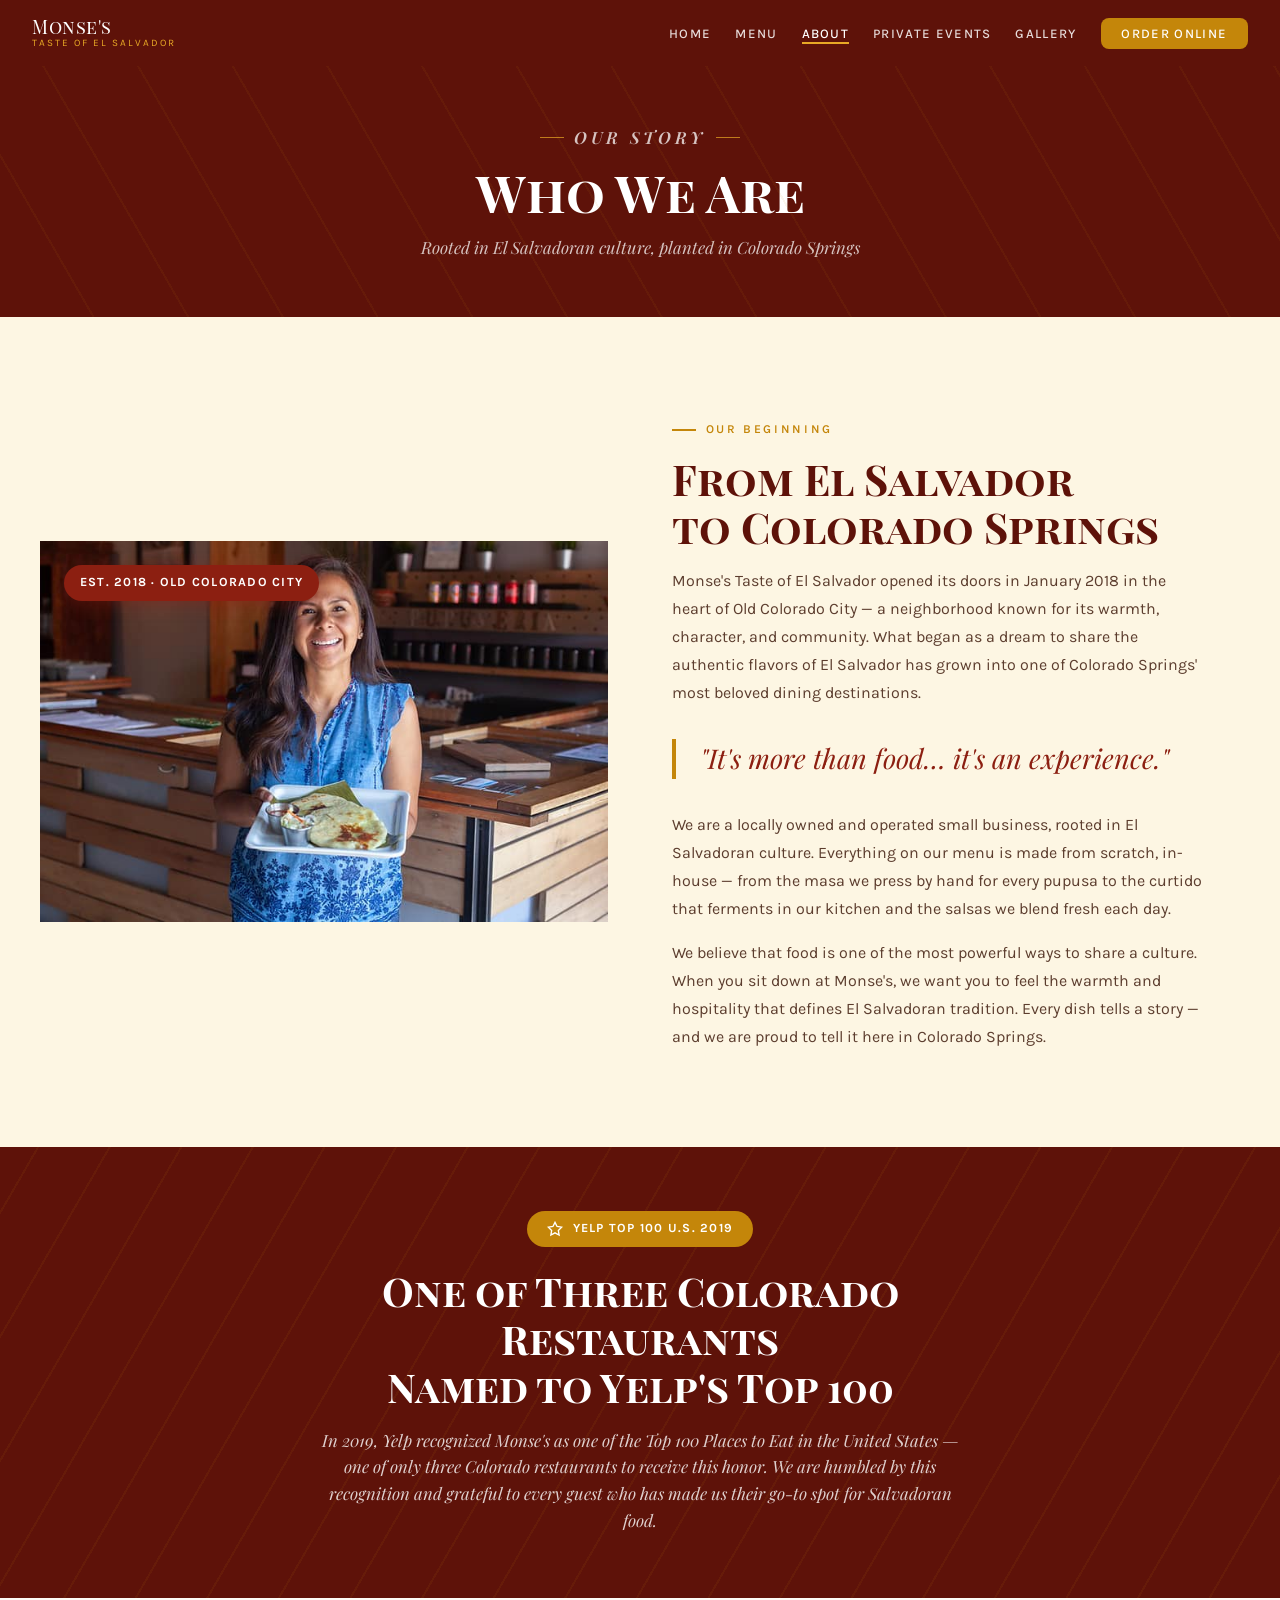
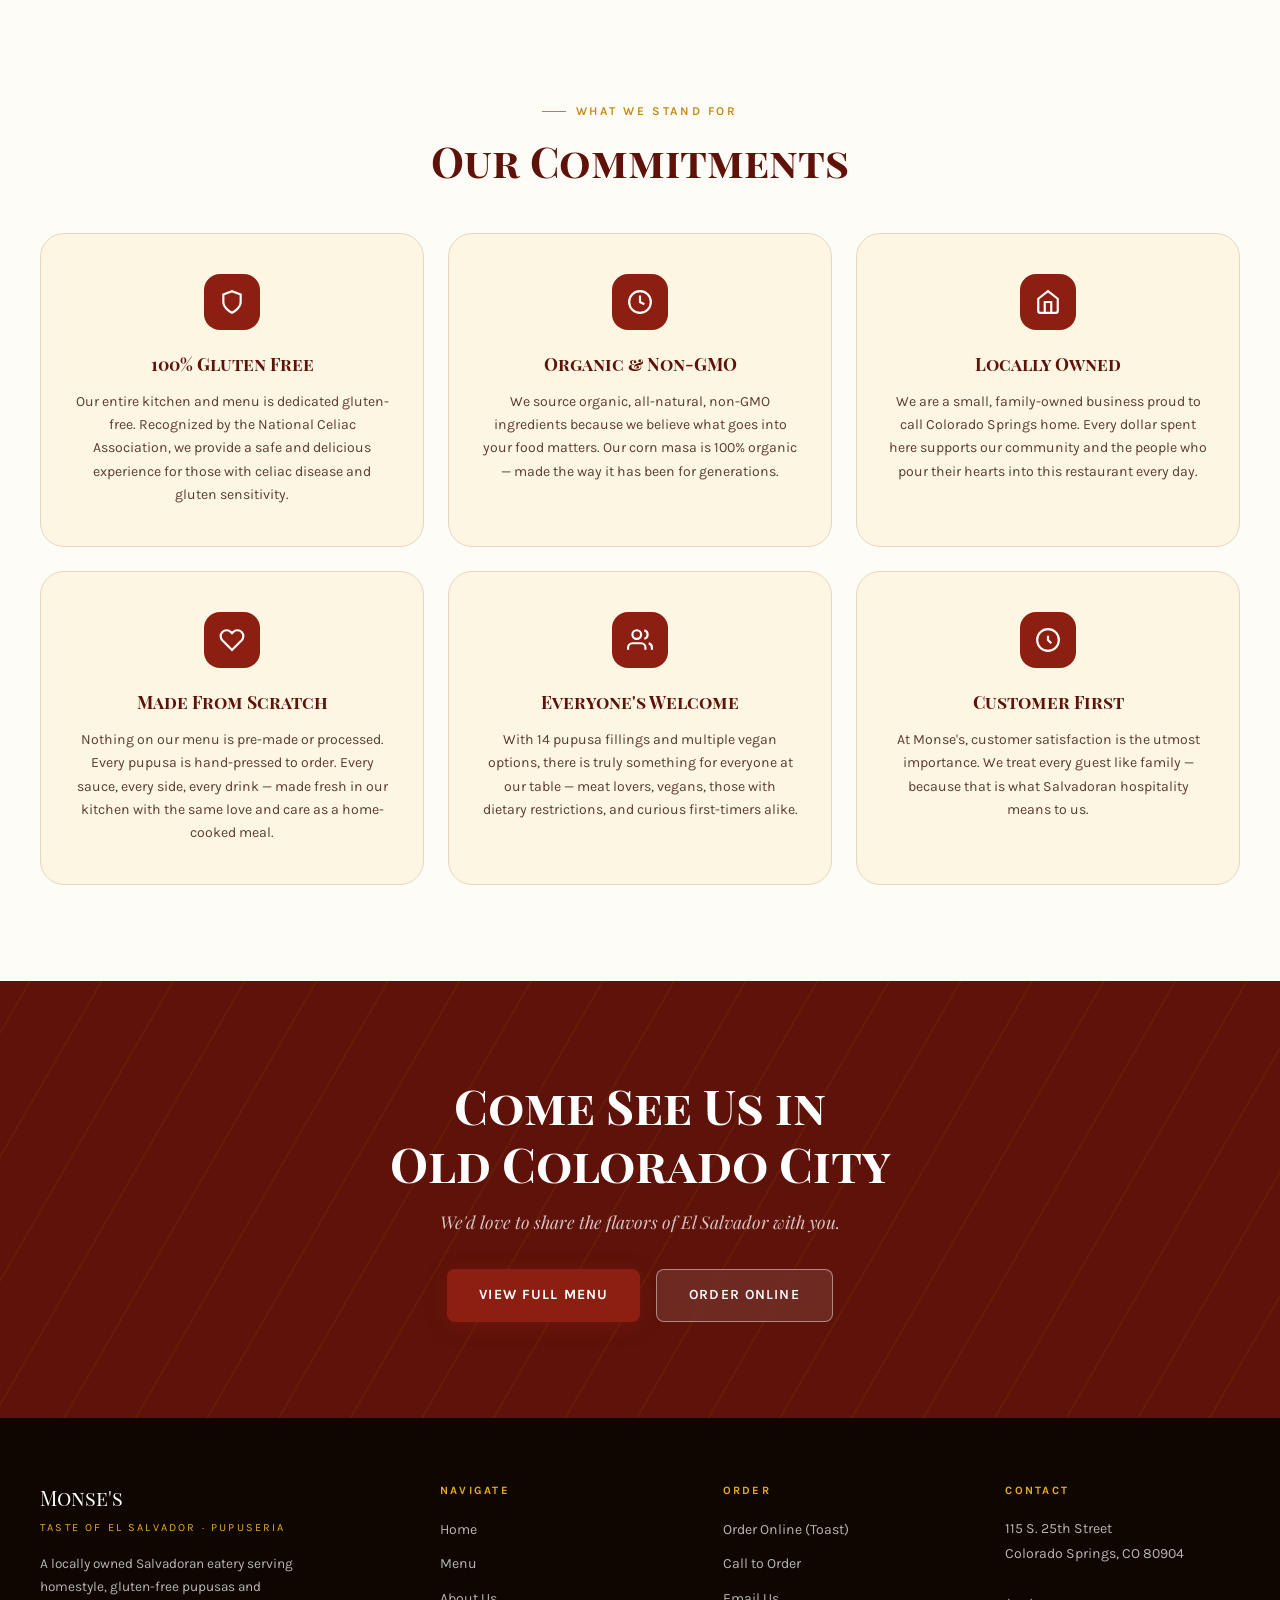
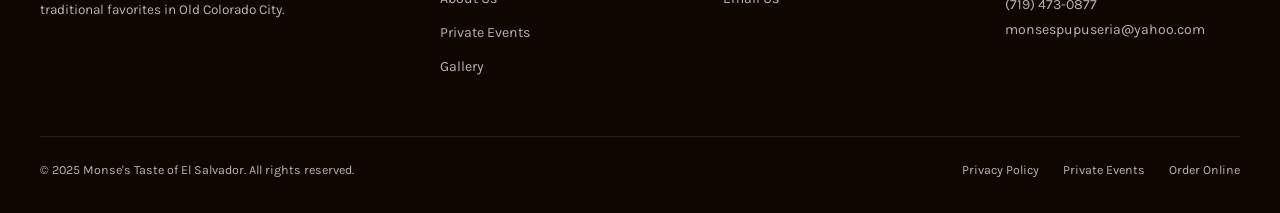
<file: about.html>
<!DOCTYPE html>
<html lang="en">
<head>
  <meta charset="UTF-8" />
  <meta name="viewport" content="width=device-width, initial-scale=1.0" />
  <meta name="description" content="About Monse's Taste of El Salvador — a locally owned Salvadoran pupuseria in Colorado Springs, rooted in culture and community since 2018." />
  <title>About Us | Monse's Taste of El Salvador</title>
  <!-- FAVICON PLACEHOLDER: Replace with your favicon file -->
  <!-- <link rel="icon" type="image/png" href="images/favicon.png" /> -->
  <!-- Google tag (gtag.js) -->
<script async src="https://www.googletagmanager.com/gtag/js?id=G-PQBPGT7SYF"></script>
<script>
  window.dataLayer = window.dataLayer || [];
  function gtag(){dataLayer.push(arguments);}
  gtag('js', new Date());
  gtag('config', 'G-PQBPGT7SYF');
</script>


  <link rel="stylesheet" href="css/styles.css" />
</head>
<body>

  <a href="#main" class="skip-link">Skip to main content</a>

  <header>
    <nav class="nav solid" id="nav" role="navigation" aria-label="Main navigation">
      <a href="index.html" class="nav-logo"><span class="nav-logo-main">Monse's</span><span class="nav-logo-sub">Taste of El Salvador</span></a>
      <ul class="nav-links" role="list">
        <li><a href="index.html">Home</a></li><li><a href="menu.html">Menu</a></li>
        <li><a href="about.html" class="active">About</a></li>
        <li><a href="events.html">Private Events</a></li><li><a href="gallery.html">Gallery</a></li>
        <li><a href="https://order.toasttab.com/online/monsess-old-colorado-city-115-south-25th-street" class="nav-cta" target="_blank" rel="noopener noreferrer">Order Online</a></li>
      </ul>
      <button class="nav-hamburger" id="hamburger" aria-label="Open menu" aria-expanded="false" aria-controls="mobile-menu"><span></span><span></span><span></span></button>
    </nav>
    <div class="nav-mobile" id="mobile-menu" role="dialog" aria-label="Mobile navigation" aria-modal="true">
      <a href="index.html">Home</a><a href="menu.html">Menu</a><a href="about.html" class="active">About</a>
      <a href="events.html">Private Events</a><a href="gallery.html">Gallery</a>
      <a href="https://order.toasttab.com/online/monsess-old-colorado-city-115-south-25th-street" target="_blank" rel="noopener noreferrer" class="mobile-order-btn">Order Online</a>
    </div>
  </header>

  <main id="main">

    <div class="page-hero">
      <p class="page-hero-eyebrow">Our Story</p>
      <h1>Who We Are</h1>
      <p>Rooted in El Salvadoran culture, planted in Colorado Springs</p>
    </div>

    <!-- ── STORY ── -->
    <section class="about-page-story" aria-labelledby="story-heading">
      <div class="container">
        <div class="about-inner">

          <div class="about-media fade-up">
  <!-- Image fills the box completely -->
  <div class="story-img-container">
    <img src="images/EatMonse4_BrienneBoortz-696x468.jpg" alt="Monse, owner of Monse's Taste of El Salvador">
  </div>
  <div class="about-flag-badge">Est. 2018 · Old Colorado City</div>
</div>


          <div class="about-text fade-up fade-up-delay-1">
            <p class="section-eyebrow">Our Beginning</p>
            <h2 class="section-title" id="story-heading">From El Salvador<br>to Colorado Springs</h2>

            <!-- REPLACE: Personalize this story with the owner's real background and journey -->
            <p class="section-body">Monse's Taste of El Salvador opened its doors in January 2018 in the heart of Old Colorado City — a neighborhood known for its warmth, character, and community. What began as a dream to share the authentic flavors of El Salvador has grown into one of Colorado Springs' most beloved dining destinations.</p>

            <blockquote class="about-pull-quote">"It's more than food&hellip; it's an experience."</blockquote>

            <p class="section-body">We are a locally owned and operated small business, rooted in El Salvadoran culture. Everything on our menu is made from scratch, in-house — from the masa we press by hand for every pupusa to the curtido that ferments in our kitchen and the salsas we blend fresh each day.</p>

            <p class="section-body" style="margin-top:1rem;">
              <!-- REPLACE: Add more personal story, origin of the business, the owner's connection to El Salvador, etc. -->
              We believe that food is one of the most powerful ways to share a culture. When you sit down at Monse's, we want you to feel the warmth and hospitality that defines El Salvadoran tradition. Every dish tells a story — and we are proud to tell it here in Colorado Springs.
            </p>
          </div>

        </div>
      </div>
    </section>

    <!-- ── AWARD ── -->
    <div class="about-award" aria-label="Award recognition">
      <div class="award-inner fade-up">
        <div class="award-badge">
          <svg width="16" height="16" viewBox="0 0 24 24" fill="none" stroke="currentColor" stroke-width="2" aria-hidden="true"><polygon points="12 2 15.09 8.26 22 9.27 17 14.14 18.18 21.02 12 17.77 5.82 21.02 7 14.14 2 9.27 8.91 8.26 12 2"/></svg>
          Yelp Top 100 U.S. 2019
        </div>
        <h2>One of Three Colorado Restaurants<br>Named to Yelp's Top 100</h2>
        <p>In 2019, Yelp recognized Monse's as one of the Top 100 Places to Eat in the United States — one of only three Colorado restaurants to receive this honor. We are humbled by this recognition and grateful to every guest who has made us their go-to spot for Salvadoran food.</p>
      </div>
    </div>

    <!-- ── VALUES ── -->
    <section class="about-values-full" aria-labelledby="values-heading">
      <div class="container">
        <div style="text-align:center;margin-bottom:3rem;" class="fade-up">
          <p class="section-eyebrow" style="justify-content:center;">What We Stand For</p>
          <h2 class="section-title" id="values-heading">Our Commitments</h2>
        </div>
        <div class="values-grid" role="list">
          <div class="value-card fade-up" role="listitem">
            <div class="value-icon" aria-hidden="true">
              <svg width="26" height="26" viewBox="0 0 24 24" fill="none" stroke="currentColor" stroke-width="2"><path d="M12 22s8-4 8-10V5l-8-3-8 3v7c0 6 8 10 8 10z"/></svg>
            </div>
            <h3>100% Gluten Free</h3>
            <p>Our entire kitchen and menu is dedicated gluten-free. Recognized by the National Celiac Association, we provide a safe and delicious experience for those with celiac disease and gluten sensitivity.</p>
          </div>
          <div class="value-card fade-up fade-up-delay-1" role="listitem">
            <div class="value-icon" aria-hidden="true">
              <svg width="26" height="26" viewBox="0 0 24 24" fill="none" stroke="currentColor" stroke-width="2"><path d="M12 2a10 10 0 1 0 0 20 10 10 0 0 0 0-20z"/><path d="M12 6v6l4 2"/></svg>
            </div>
            <h3>Organic &amp; Non-GMO</h3>
            <p>We source organic, all-natural, non-GMO ingredients because we believe what goes into your food matters. Our corn masa is 100% organic — made the way it has been for generations.</p>
          </div>
          <div class="value-card fade-up fade-up-delay-2" role="listitem">
            <div class="value-icon" aria-hidden="true">
              <svg width="26" height="26" viewBox="0 0 24 24" fill="none" stroke="currentColor" stroke-width="2"><path d="M3 9l9-7 9 7v11a2 2 0 0 1-2 2H5a2 2 0 0 1-2-2z"/><polyline points="9 22 9 12 15 12 15 22"/></svg>
            </div>
            <h3>Locally Owned</h3>
            <p>We are a small, family-owned business proud to call Colorado Springs home. Every dollar spent here supports our community and the people who pour their hearts into this restaurant every day.</p>
          </div>
          <div class="value-card fade-up" role="listitem">
            <div class="value-icon" aria-hidden="true">
              <svg width="26" height="26" viewBox="0 0 24 24" fill="none" stroke="currentColor" stroke-width="2"><path d="M20.84 4.61a5.5 5.5 0 0 0-7.78 0L12 5.67l-1.06-1.06a5.5 5.5 0 0 0-7.78 7.78l1.06 1.06L12 21.23l7.78-7.78 1.06-1.06a5.5 5.5 0 0 0 0-7.78z"/></svg>
            </div>
            <h3>Made From Scratch</h3>
            <p>Nothing on our menu is pre-made or processed. Every pupusa is hand-pressed to order. Every sauce, every side, every drink — made fresh in our kitchen with the same love and care as a home-cooked meal.</p>
          </div>
          <div class="value-card fade-up fade-up-delay-1" role="listitem">
            <div class="value-icon" aria-hidden="true">
              <svg width="26" height="26" viewBox="0 0 24 24" fill="none" stroke="currentColor" stroke-width="2"><path d="M17 21v-2a4 4 0 0 0-4-4H5a4 4 0 0 0-4 4v2"/><circle cx="9" cy="7" r="4"/><path d="M23 21v-2a4 4 0 0 0-3-3.87"/><path d="M16 3.13a4 4 0 0 1 0 7.75"/></svg>
            </div>
            <h3>Everyone's Welcome</h3>
            <p>With 14 pupusa fillings and multiple vegan options, there is truly something for everyone at our table — meat lovers, vegans, those with dietary restrictions, and curious first-timers alike.</p>
          </div>
          <div class="value-card fade-up fade-up-delay-2" role="listitem">
            <div class="value-icon" aria-hidden="true">
              <svg width="26" height="26" viewBox="0 0 24 24" fill="none" stroke="currentColor" stroke-width="2"><circle cx="12" cy="12" r="10"/><path d="M12 8v4l3 3"/></svg>
            </div>
            <h3>Customer First</h3>
            <p>At Monse's, customer satisfaction is the utmost importance. We treat every guest like family — because that is what Salvadoran hospitality means to us.</p>
          </div>
        </div>
      </div>
    </section>

    <!-- ── CTA ── -->
    <section class="order-cta" aria-label="Visit us">
      <div class="order-cta-inner fade-up">
        <h2>Come See Us in<br>Old Colorado City</h2>
        <p>We'd love to share the flavors of El Salvador with you.</p>
        <div class="order-cta-btns">
          <a href="menu.html" class="btn-primary">View Full Menu</a>
          <a href="https://order.toasttab.com/online/monsess-old-colorado-city-115-south-25th-street"
             class="btn-hero-secondary" target="_blank" rel="noopener noreferrer">Order Online</a>
        </div>
      </div>
    </section>

  </main>

  <footer role="contentinfo">
    <div class="footer-inner">
      <div><div class="footer-brand-name">Monse's</div><div class="footer-brand-sub">Taste of El Salvador · Pupuseria</div><p class="footer-brand-desc">A locally owned Salvadoran eatery serving homestyle, gluten-free pupusas and traditional favorites in Old Colorado City.</p></div>
      <div class="footer-col"><h4>Navigate</h4><ul><li><a href="index.html">Home</a></li><li><a href="menu.html">Menu</a></li><li><a href="about.html">About Us</a></li><li><a href="events.html">Private Events</a></li><li><a href="gallery.html">Gallery</a></li></ul></div>
      <div class="footer-col"><h4>Order</h4><ul><li><a href="https://order.toasttab.com/online/monsess-old-colorado-city-115-south-25th-street" target="_blank" rel="noopener noreferrer">Order Online (Toast)</a></li><li><a href="tel:+17194730877">Call to Order</a></li><li><a href="mailto:monsespupuseria@yahoo.com">Email Us</a></li></ul></div>
      <div class="footer-col"><h4>Contact</h4><address><a href="https://maps.google.com/?q=115+S+25th+St,+Colorado+Springs,+CO+80904" target="_blank" rel="noopener noreferrer">115 S. 25th Street<br>Colorado Springs, CO 80904</a><br><br><a href="tel:+17194730877">(719) 473-0877</a><br><a href="mailto:monsespupuseria@yahoo.com">monsespupuseria@yahoo.com</a></address></div>
    </div>
    <div class="footer-bottom">
      <p>&copy; 2025 Monse's Taste of El Salvador. All rights reserved.</p>
      <div class="footer-bottom-links"><a href="privacy-policy.html">Privacy Policy</a><a href="events.html">Private Events</a><a href="https://order.toasttab.com/online/monsess-old-colorado-city-115-south-25th-street" target="_blank" rel="noopener noreferrer">Order Online</a></div>
    </div>
  </footer>
  <a href="#" class="back-to-top" id="backToTop" aria-label="Back to top"><svg width="20" height="20" viewBox="0 0 24 24" fill="none" stroke="currentColor" stroke-width="2.5" stroke-linecap="round" stroke-linejoin="round" aria-hidden="true"><polyline points="18 15 12 9 6 15"/></svg></a>
  <script src="js/main.js"></script>
</body>
</html>
</file>
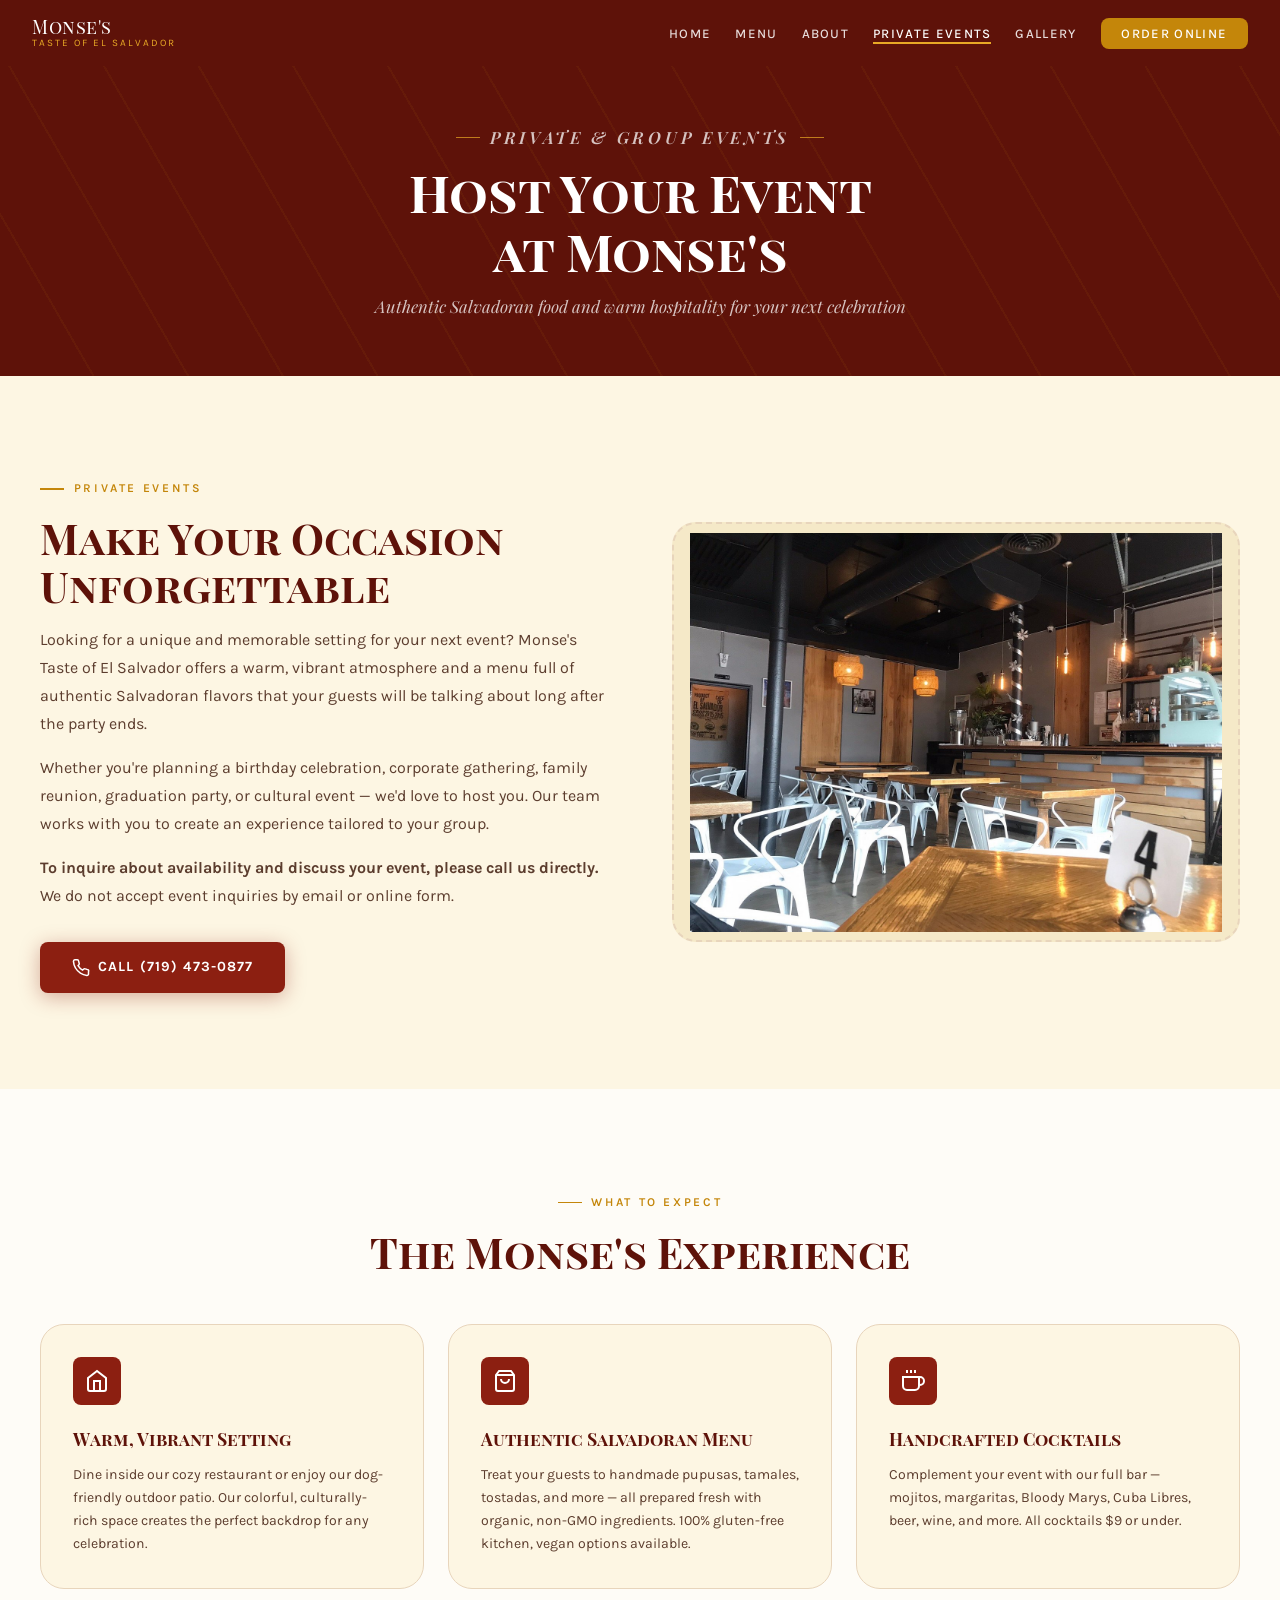
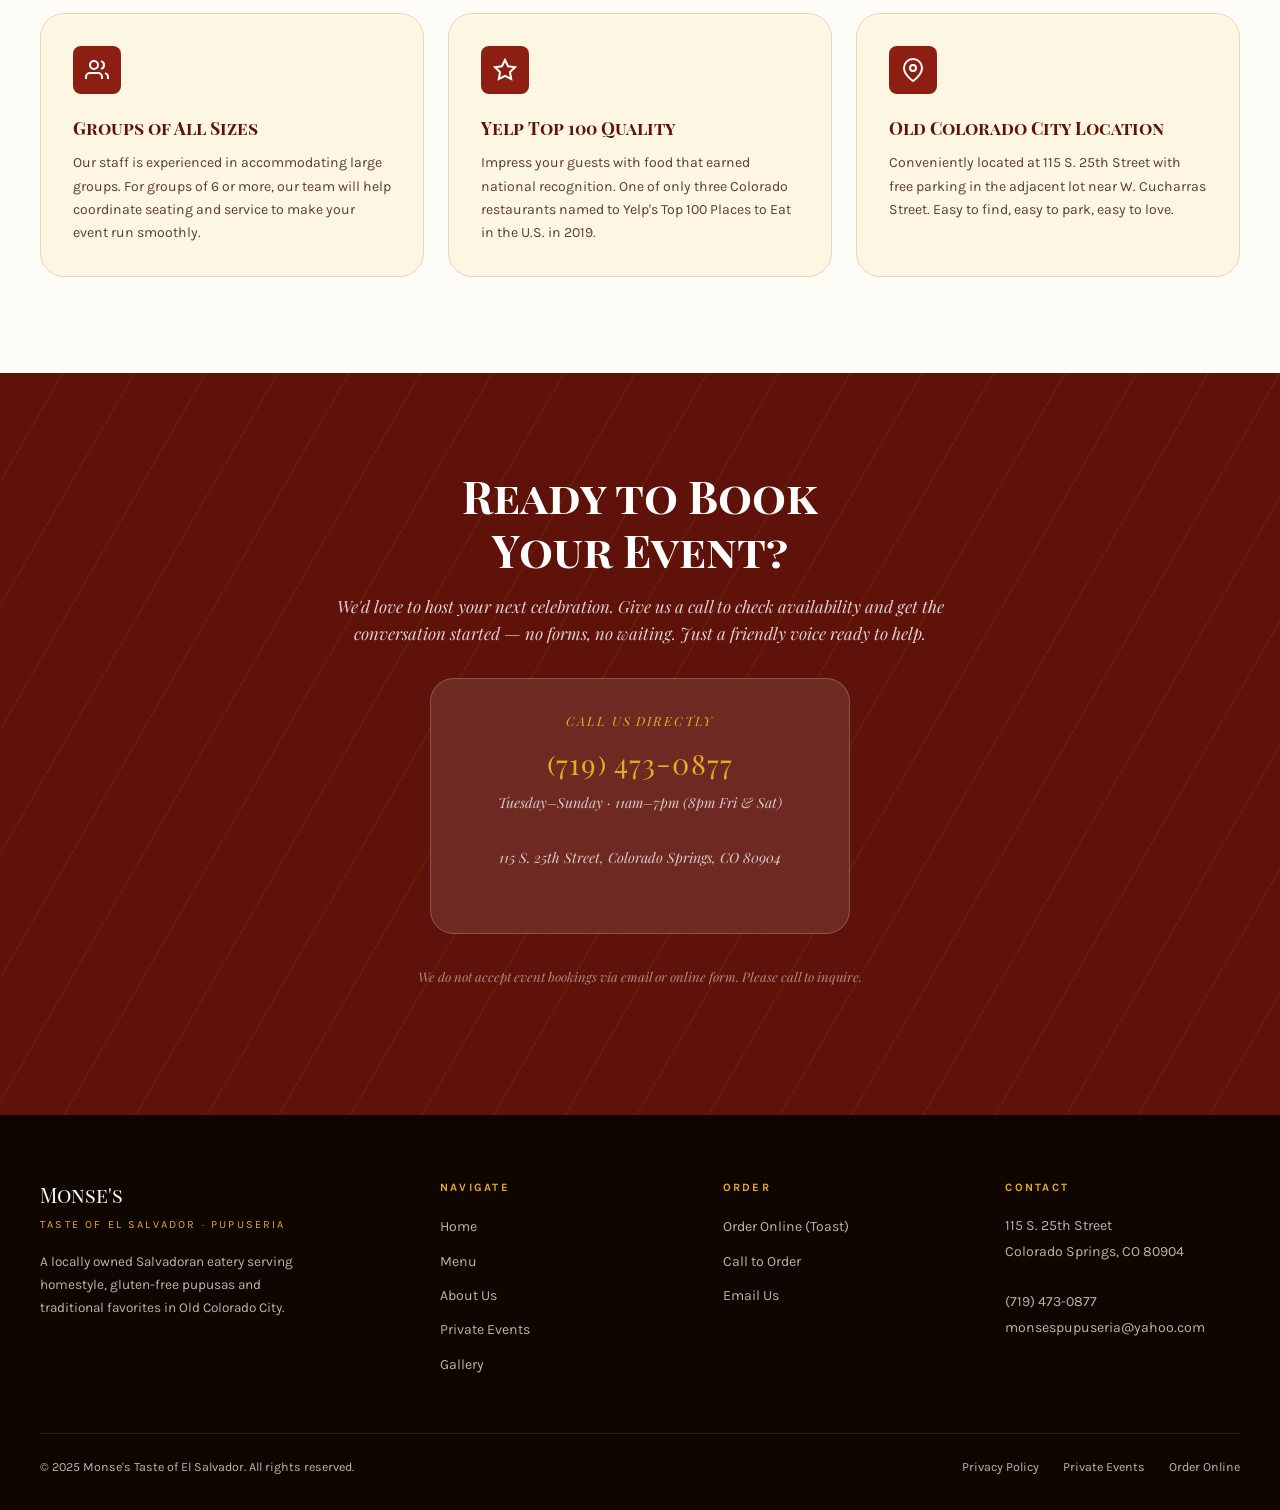
<file: events.html>
<!DOCTYPE html>
<html lang="en">
<head>
  <meta charset="UTF-8" />
  <meta name="viewport" content="width=device-width, initial-scale=1.0" />
  <meta name="description" content="Host your private event at Monse's Taste of El Salvador in Colorado Springs. Call (719) 473-0877 to inquire about availability." />
  <title>Private Events | Monse's Taste of El Salvador</title>
  <!-- FAVICON PLACEHOLDER: Replace with your favicon file -->
  <!-- <link rel="icon" type="image/png" href="images/favicon.png" /> -->
  
<script async src="https://www.googletagmanager.com/gtag/js?id=G-PQBPGT7SYF"></script>
<script>
  window.dataLayer = window.dataLayer || [];
  function gtag(){dataLayer.push(arguments);}
  gtag('js', new Date());
  gtag('config', 'G-PQBPGT7SYF');
</script>

  <link rel="stylesheet" href="css/styles.css" />
</head>
<body>

  <a href="#main" class="skip-link">Skip to main content</a>

  <header>
    <nav class="nav solid" id="nav" role="navigation" aria-label="Main navigation">
      <a href="index.html" class="nav-logo"><span class="nav-logo-main">Monse's</span><span class="nav-logo-sub">Taste of El Salvador</span></a>
      <ul class="nav-links" role="list">
        <li><a href="index.html">Home</a></li><li><a href="menu.html">Menu</a></li>
        <li><a href="about.html">About</a></li>
        <li><a href="events.html" class="active">Private Events</a></li>
        <li><a href="gallery.html">Gallery</a></li>
        <li><a href="https://order.toasttab.com/online/monsess-old-colorado-city-115-south-25th-street" class="nav-cta" target="_blank" rel="noopener noreferrer">Order Online</a></li>
      </ul>
      <button class="nav-hamburger" id="hamburger" aria-label="Open menu" aria-expanded="false" aria-controls="mobile-menu"><span></span><span></span><span></span></button>
    </nav>
    <div class="nav-mobile" id="mobile-menu" role="dialog" aria-label="Mobile navigation" aria-modal="true">
      <a href="index.html">Home</a><a href="menu.html">Menu</a><a href="about.html">About</a>
      <a href="events.html" class="active">Private Events</a><a href="gallery.html">Gallery</a>
      <a href="https://order.toasttab.com/online/monsess-old-colorado-city-115-south-25th-street" target="_blank" rel="noopener noreferrer" class="mobile-order-btn">Order Online</a>
    </div>
  </header>

  <main id="main">

    <div class="page-hero">
      <p class="page-hero-eyebrow">Private &amp; Group Events</p>
      <h1>Host Your Event<br>at Monse's</h1>
      <p>Authentic Salvadoran food and warm hospitality for your next celebration</p>
    </div>

    <!-- ── INTRO ── -->
    <section class="events-intro" aria-labelledby="events-intro-heading">
      <div class="container">
        <div class="events-intro-inner">

          <div class="fade-up">
            <p class="section-eyebrow">Private Events</p>
            <h2 class="section-title" id="events-intro-heading">Make Your Occasion Unforgettable</h2>
            <p class="section-body">Looking for a unique and memorable setting for your next event? Monse's Taste of El Salvador offers a warm, vibrant atmosphere and a menu full of authentic Salvadoran flavors that your guests will be talking about long after the party ends.</p>
            <p class="section-body" style="margin-top:1rem;">
              <!-- REPLACE: Update with specific event offerings, capacity, and what's included -->
              Whether you're planning a birthday celebration, corporate gathering, family reunion, graduation party, or cultural event — we'd love to host you. Our team works with you to create an experience tailored to your group.
            </p>
            <p class="section-body" style="margin-top:1rem;">
              <strong>To inquire about availability and discuss your event, please call us directly.</strong> We do not accept event inquiries by email or online form.
            </p>
            <a href="tel:+17194730877" class="btn-primary" style="margin-top:2rem;">
              <svg width="18" height="18" viewBox="0 0 24 24" fill="none" stroke="currentColor" stroke-width="2" aria-hidden="true"><path d="M22 16.92v3a2 2 0 0 1-2.18 2 19.79 19.79 0 0 1-8.63-3.07A19.5 19.5 0 0 1 4.69 12 19.79 19.79 0 0 1 1.93 3.19C1.9 2.1 2.74 1.2 3.87 1h3a2 2 0 0 1 2 1.72c.127.96.361 1.903.7 2.81a2 2 0 0 1-.45 2.11L8.09 8.91a16 16 0 0 0 6 6l1.27-1.27a2 2 0 0 1 2.11-.45c.907.339 1.85.573 2.81.7A2 2 0 0 1 22 16.92z"/></svg>
              Call (719) 473-0877
            </a>
          </div>

          <div class="fade-up fade-up-delay-1">
            <!-- REPLACE: Add a photo of a private event setup or the dining room -->
            <div class="img-placeholder" style="width:100%;height:420px;border-radius:var(--radius-xl);" role="img" aria-label="Private event setup at Monse's">

              <img src="images/interiorreal.jpg" alt="Interior Design">

              <span class="img-label">Event / Dining Room Photo</span>
            </div>
          </div>

        </div>
      </div>
    </section>

    <!-- ── FEATURES ── -->
    <section class="events-features" aria-labelledby="features-heading">
      <div class="container">
        <div style="text-align:center;margin-bottom:3rem;" class="fade-up">
          <p class="section-eyebrow">What to Expect</p>
          <h2 class="section-title" id="features-heading">The Monse's Experience</h2>
        </div>
        <div class="events-features-grid" role="list">

          <div class="event-feature-card fade-up" role="listitem">
            <div class="event-feature-icon" aria-hidden="true">
              <svg width="24" height="24" viewBox="0 0 24 24" fill="none" stroke="currentColor" stroke-width="2"><path d="M3 9l9-7 9 7v11a2 2 0 0 1-2 2H5a2 2 0 0 1-2-2z"/><polyline points="9 22 9 12 15 12 15 22"/></svg>
            </div>
            <h3>Warm, Vibrant Setting</h3>
            <p>Dine inside our cozy restaurant or enjoy our dog-friendly outdoor patio. Our colorful, culturally-rich space creates the perfect backdrop for any celebration.</p>
          </div>

          <div class="event-feature-card fade-up fade-up-delay-1" role="listitem">
            <div class="event-feature-icon" aria-hidden="true">
              <svg width="24" height="24" viewBox="0 0 24 24" fill="none" stroke="currentColor" stroke-width="2"><path d="M6 2 3 6v14a2 2 0 0 0 2 2h14a2 2 0 0 0 2-2V6l-3-4z"/><line x1="3" y1="6" x2="21" y2="6"/><path d="M16 10a4 4 0 0 1-8 0"/></svg>
            </div>
            <h3>Authentic Salvadoran Menu</h3>
            <p>Treat your guests to handmade pupusas, tamales, tostadas, and more — all prepared fresh with organic, non-GMO ingredients. 100% gluten-free kitchen, vegan options available.</p>
          </div>

          <div class="event-feature-card fade-up fade-up-delay-2" role="listitem">
            <div class="event-feature-icon" aria-hidden="true">
              <svg width="24" height="24" viewBox="0 0 24 24" fill="none" stroke="currentColor" stroke-width="2"><path d="M18 8h1a4 4 0 0 1 0 8h-1"/><path d="M2 8h16v9a4 4 0 0 1-4 4H6a4 4 0 0 1-4-4V8z"/><line x1="6" y1="1" x2="6" y2="4"/><line x1="10" y1="1" x2="10" y2="4"/><line x1="14" y1="1" x2="14" y2="4"/></svg>
            </div>
            <h3>Handcrafted Cocktails</h3>
            <p>Complement your event with our full bar — mojitos, margaritas, Bloody Marys, Cuba Libres, beer, wine, and more. All cocktails $9 or under.</p>
          </div>

          <div class="event-feature-card fade-up" role="listitem">
            <div class="event-feature-icon" aria-hidden="true">
              <svg width="24" height="24" viewBox="0 0 24 24" fill="none" stroke="currentColor" stroke-width="2"><path d="M17 21v-2a4 4 0 0 0-4-4H5a4 4 0 0 0-4 4v2"/><circle cx="9" cy="7" r="4"/><path d="M23 21v-2a4 4 0 0 0-3-3.87"/><path d="M16 3.13a4 4 0 0 1 0 7.75"/></svg>
            </div>
            <h3>Groups of All Sizes</h3>
            <p><!-- REPLACE: Add actual capacity information --> Our staff is experienced in accommodating large groups. For groups of 6 or more, our team will help coordinate seating and service to make your event run smoothly.</p>
          </div>

          <div class="event-feature-card fade-up fade-up-delay-1" role="listitem">
            <div class="event-feature-icon" aria-hidden="true">
              <svg width="24" height="24" viewBox="0 0 24 24" fill="none" stroke="currentColor" stroke-width="2"><polygon points="12 2 15.09 8.26 22 9.27 17 14.14 18.18 21.02 12 17.77 5.82 21.02 7 14.14 2 9.27 8.91 8.26 12 2"/></svg>
            </div>
            <h3>Yelp Top 100 Quality</h3>
            <p>Impress your guests with food that earned national recognition. One of only three Colorado restaurants named to Yelp's Top 100 Places to Eat in the U.S. in 2019.</p>
          </div>

          <div class="event-feature-card fade-up fade-up-delay-2" role="listitem">
            <div class="event-feature-icon" aria-hidden="true">
              <svg width="24" height="24" viewBox="0 0 24 24" fill="none" stroke="currentColor" stroke-width="2"><path d="M21 10c0 7-9 13-9 13s-9-6-9-13a9 9 0 0 1 18 0z"/><circle cx="12" cy="10" r="3"/></svg>
            </div>
            <h3>Old Colorado City Location</h3>
            <p>Conveniently located at 115 S. 25th Street with free parking in the adjacent lot near W. Cucharras Street. Easy to find, easy to park, easy to love.</p>
          </div>

        </div>
      </div>
    </section>

    <!-- ── CTA ── -->
    <section class="events-cta-section" aria-label="Contact us for events">
      <div class="events-cta-inner fade-up">
        <h2>Ready to Book<br>Your Event?</h2>
        <p>We'd love to host your next celebration. Give us a call to check availability and get the conversation started — no forms, no waiting. Just a friendly voice ready to help.</p>

        <div class="contact-call-card" role="complementary" aria-label="Contact information">
          <p style="font-size:0.8rem;letter-spacing:0.15em;text-transform:uppercase;color:var(--gold-light);margin-bottom:0.5rem;">Call Us Directly</p>
          <div class="call-number">
            <a href="tel:+17194730877" style="color:inherit;">(719) 473-0877</a>
          </div>
          <p>Tuesday–Sunday · 11am–7pm (8pm Fri &amp; Sat)</p>
          <p style="margin-top:0.5rem;">115 S. 25th Street, Colorado Springs, CO 80904</p>
        </div>

        <p style="margin-top:2rem;font-size:0.82rem;color:rgba(255,255,255,0.5);">
          We do not accept event bookings via email or online form. Please call to inquire.
        </p>
      </div>
    </section>

  </main>

  <footer role="contentinfo">
    <div class="footer-inner">
      <div><div class="footer-brand-name">Monse's</div><div class="footer-brand-sub">Taste of El Salvador · Pupuseria</div><p class="footer-brand-desc">A locally owned Salvadoran eatery serving homestyle, gluten-free pupusas and traditional favorites in Old Colorado City.</p></div>
      <div class="footer-col"><h4>Navigate</h4><ul><li><a href="index.html">Home</a></li><li><a href="menu.html">Menu</a></li><li><a href="about.html">About Us</a></li><li><a href="events.html">Private Events</a></li><li><a href="gallery.html">Gallery</a></li></ul></div>
      <div class="footer-col"><h4>Order</h4><ul><li><a href="https://order.toasttab.com/online/monsess-old-colorado-city-115-south-25th-street" target="_blank" rel="noopener noreferrer">Order Online (Toast)</a></li><li><a href="tel:+17194730877">Call to Order</a></li><li><a href="mailto:monsespupuseria@yahoo.com">Email Us</a></li></ul></div>
      <div class="footer-col"><h4>Contact</h4><address><a href="https://maps.google.com/?q=115+S+25th+St,+Colorado+Springs,+CO+80904" target="_blank" rel="noopener noreferrer">115 S. 25th Street<br>Colorado Springs, CO 80904</a><br><br><a href="tel:+17194730877">(719) 473-0877</a><br><a href="mailto:monsespupuseria@yahoo.com">monsespupuseria@yahoo.com</a></address></div>
    </div>
    <div class="footer-bottom">
      <p>&copy; 2025 Monse's Taste of El Salvador. All rights reserved.</p>
      <div class="footer-bottom-links"><a href="privacy-policy.html">Privacy Policy</a><a href="events.html">Private Events</a><a href="https://order.toasttab.com/online/monsess-old-colorado-city-115-south-25th-street" target="_blank" rel="noopener noreferrer">Order Online</a></div>
    </div>
  </footer>
  <a href="#" class="back-to-top" id="backToTop" aria-label="Back to top"><svg width="20" height="20" viewBox="0 0 24 24" fill="none" stroke="currentColor" stroke-width="2.5" stroke-linecap="round" stroke-linejoin="round" aria-hidden="true"><polyline points="18 15 12 9 6 15"/></svg></a>
  <script src="js/main.js"></script>
</body>
</html>
</file>
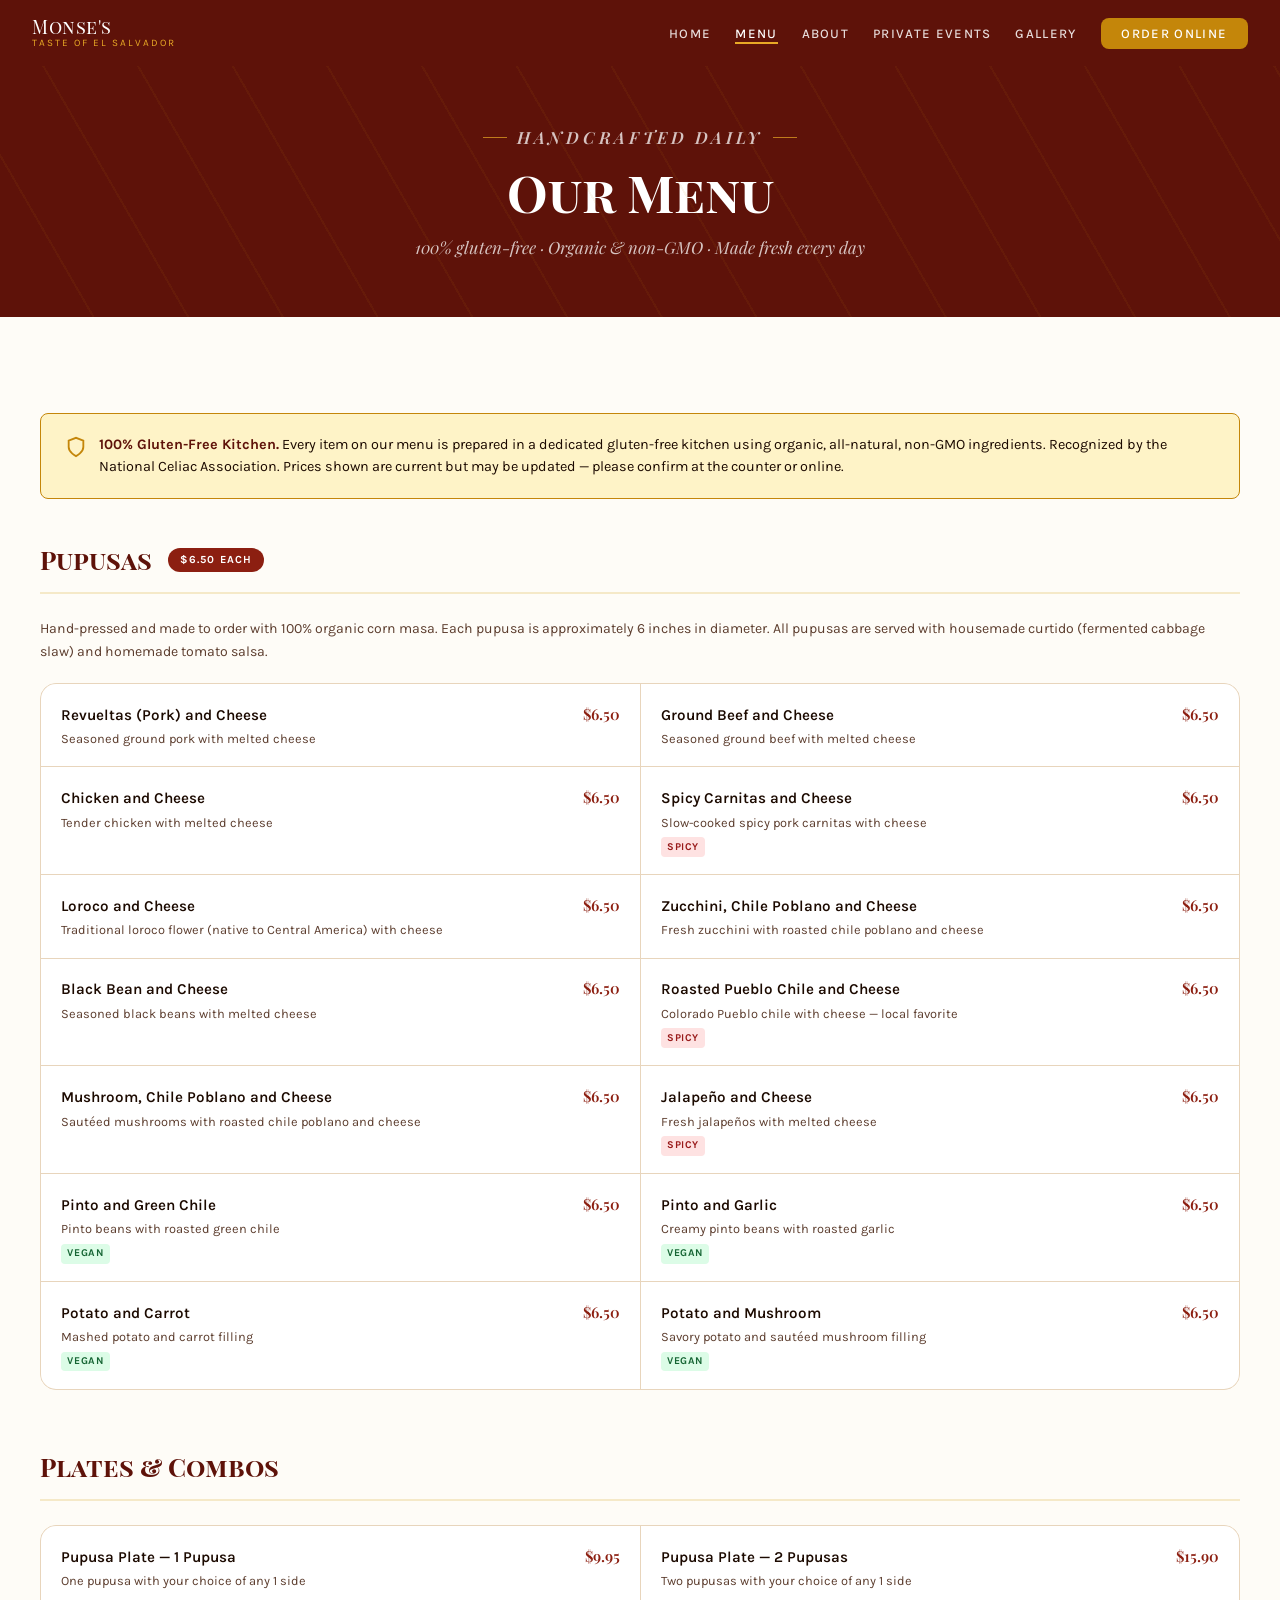
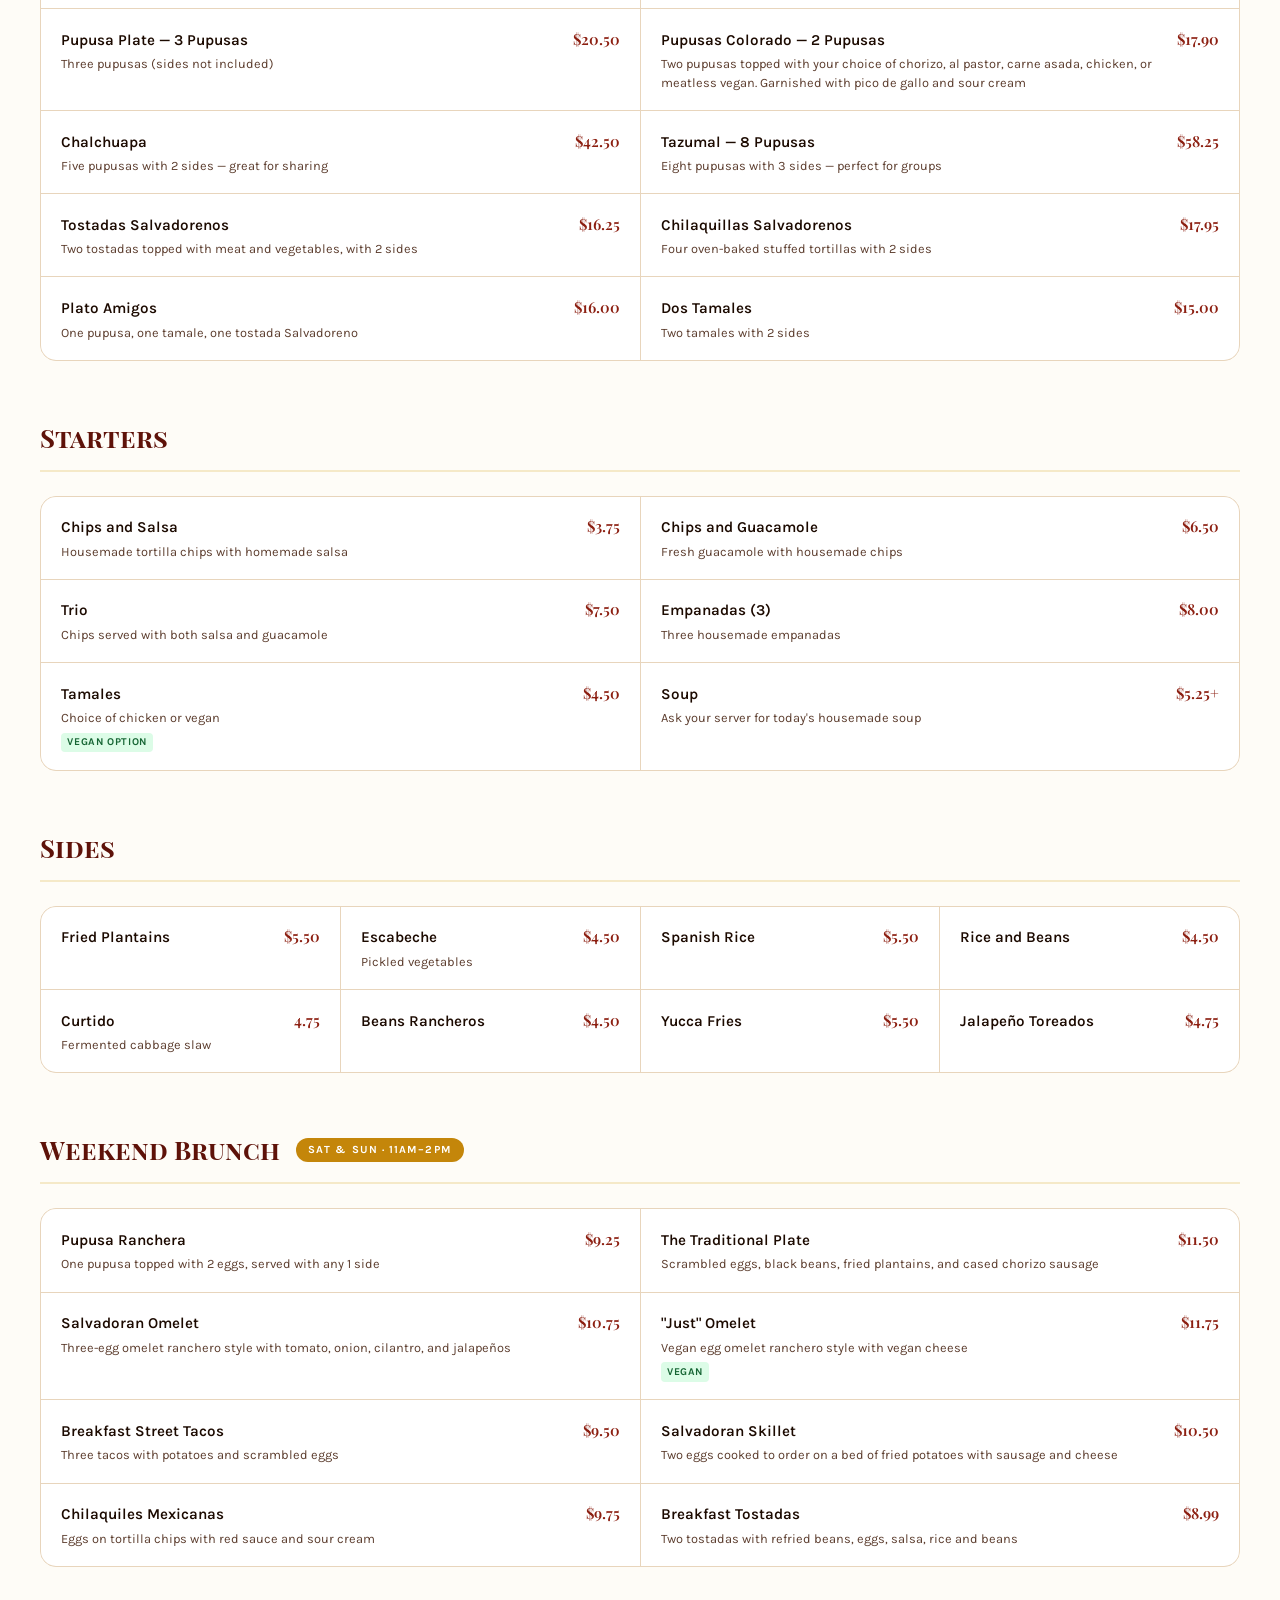
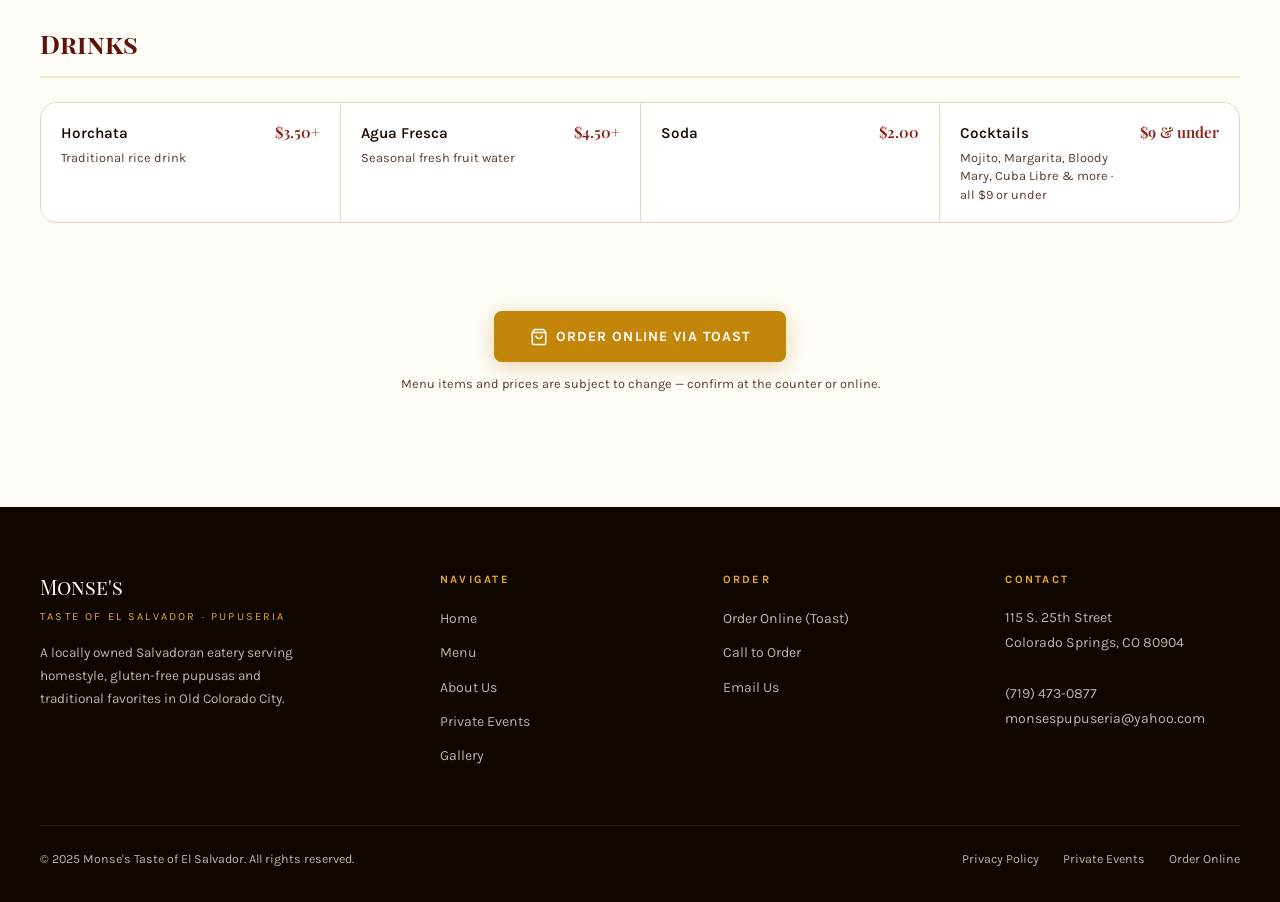
<file: menu.html>
<!DOCTYPE html>
<html lang="en">
<head>
  <meta charset="UTF-8" />
  <meta name="viewport" content="width=device-width, initial-scale=1.0" />
  <meta name="description" content="Full menu for Monse's Taste of El Salvador Pupuseria — pupusas, tamales, tostadas, brunch, drinks and more. 100% gluten-free, organic, non-GMO." />
  <title>Menu | Monse's Taste of El Salvador</title>

  <!-- FAVICON PLACEHOLDER: Replace with your favicon file -->
  <!-- <link rel="icon" type="image/png" href="images/favicon.png" /> -->

  
<script async src="https://www.googletagmanager.com/gtag/js?id=G-PQBPGT7SYF"></script>
<script>
  window.dataLayer = window.dataLayer || [];
  function gtag(){dataLayer.push(arguments);}
  gtag('js', new Date());
  gtag('config', 'G-PQBPGT7SYF');
</script>


  <link rel="stylesheet" href="css/styles.css" />
</head>
<body>

  <a href="#main" class="skip-link">Skip to main content</a>

  <header>
    <nav class="nav solid" id="nav" role="navigation" aria-label="Main navigation">
      <a href="index.html" class="nav-logo"><span class="nav-logo-main">Monse's</span><span class="nav-logo-sub">Taste of El Salvador</span></a>
      <ul class="nav-links" role="list">
        <li><a href="index.html">Home</a></li>
        <li><a href="menu.html" class="active">Menu</a></li>
        <li><a href="about.html">About</a></li>
        <li><a href="events.html">Private Events</a></li>
        <li><a href="gallery.html">Gallery</a></li>
        <li><a href="https://order.toasttab.com/online/monsess-old-colorado-city-115-south-25th-street" class="nav-cta" target="_blank" rel="noopener noreferrer">Order Online</a></li>
      </ul>
      <button class="nav-hamburger" id="hamburger" aria-label="Open menu" aria-expanded="false" aria-controls="mobile-menu"><span></span><span></span><span></span></button>
    </nav>
    <div class="nav-mobile" id="mobile-menu" role="dialog" aria-label="Mobile navigation" aria-modal="true">
      <a href="index.html">Home</a><a href="menu.html" class="active">Menu</a><a href="about.html">About</a>
      <a href="events.html">Private Events</a><a href="gallery.html">Gallery</a>
      <a href="https://order.toasttab.com/online/monsess-old-colorado-city-115-south-25th-street" target="_blank" rel="noopener noreferrer" class="mobile-order-btn">Order Online</a>
    </div>
  </header>

  <main id="main">

    <div class="page-hero">
      <p class="page-hero-eyebrow">Handcrafted Daily</p>
      <h1>Our Menu</h1>
      <p>100% gluten-free · Organic &amp; non-GMO · Made fresh every day</p>
    </div>

    <section class="menu-page" aria-label="Full menu">
      <div class="container">

        <div class="menu-gf-note fade-up" role="note">
          <svg width="22" height="22" viewBox="0 0 24 24" fill="none" stroke="currentColor" stroke-width="2" aria-hidden="true"><path d="M12 22s8-4 8-10V5l-8-3-8 3v7c0 6 8 10 8 10z"/></svg>
          <p><strong>100% Gluten-Free Kitchen.</strong> Every item on our menu is prepared in a dedicated gluten-free kitchen using organic, all-natural, non-GMO ingredients. Recognized by the National Celiac Association. Prices shown are current but may be updated — please confirm at the counter or online.</p>
        </div>

        <!-- ── PUPUSAS ── -->
        <div class="menu-category fade-up">
          <div class="menu-category-header">
            <h2 class="menu-category-title">Pupusas</h2>
            <span class="menu-category-tag">$6.50 each</span>
          </div>
          <p style="font-size:0.88rem;color:var(--text-muted);margin-bottom:1.25rem;line-height:1.6;">
            Hand-pressed and made to order with 100% organic corn masa. Each pupusa is approximately 6 inches in diameter. All pupusas are served with housemade curtido (fermented cabbage slaw) and homemade tomato salsa.
          </p>
          <div class="menu-items-grid">
            <div class="menu-item">
              <div class="menu-item-left">
                <div class="menu-item-name">Revueltas (Pork) and Cheese</div>
                <div class="menu-item-desc">Seasoned ground pork with melted cheese</div>
              </div>
              <div class="menu-item-price">$6.50</div>
            </div>
            <div class="menu-item">
              <div class="menu-item-left">
                <div class="menu-item-name">Ground Beef and Cheese</div>
                <div class="menu-item-desc">Seasoned ground beef with melted cheese</div>
              </div>
              <div class="menu-item-price">$6.50</div>
            </div>
            <div class="menu-item">
              <div class="menu-item-left">
                <div class="menu-item-name">Chicken and Cheese</div>
                <div class="menu-item-desc">Tender chicken with melted cheese</div>
              </div>
              <div class="menu-item-price">$6.50</div>
            </div>
            <div class="menu-item">
              <div class="menu-item-left">
                <div class="menu-item-name">Spicy Carnitas and Cheese</div>
                <div class="menu-item-desc">Slow-cooked spicy pork carnitas with cheese</div>
                <div class="menu-item-tags"><span class="item-tag spicy">Spicy</span></div>
              </div>
              <div class="menu-item-price">$6.50</div>
            </div>
            <div class="menu-item">
              <div class="menu-item-left">
                <div class="menu-item-name">Loroco and Cheese</div>
                <div class="menu-item-desc">Traditional loroco flower (native to Central America) with cheese</div>
              </div>
              <div class="menu-item-price">$6.50</div>
            </div>
            <div class="menu-item">
              <div class="menu-item-left">
                <div class="menu-item-name">Zucchini, Chile Poblano and Cheese</div>
                <div class="menu-item-desc">Fresh zucchini with roasted chile poblano and cheese</div>
              </div>
              <div class="menu-item-price">$6.50</div>
            </div>
            <div class="menu-item">
              <div class="menu-item-left">
                <div class="menu-item-name">Black Bean and Cheese</div>
                <div class="menu-item-desc">Seasoned black beans with melted cheese</div>
              </div>
              <div class="menu-item-price">$6.50</div>
            </div>
            <div class="menu-item">
              <div class="menu-item-left">
                <div class="menu-item-name">Roasted Pueblo Chile and Cheese</div>
                <div class="menu-item-desc">Colorado Pueblo chile with cheese — local favorite</div>
                <div class="menu-item-tags"><span class="item-tag spicy">Spicy</span></div>
              </div>
              <div class="menu-item-price">$6.50</div>
            </div>
            <div class="menu-item">
              <div class="menu-item-left">
                <div class="menu-item-name">Mushroom, Chile Poblano and Cheese</div>
                <div class="menu-item-desc">Sautéed mushrooms with roasted chile poblano and cheese</div>
              </div>
              <div class="menu-item-price">$6.50</div>
            </div>
            <div class="menu-item">
              <div class="menu-item-left">
                <div class="menu-item-name">Jalapeño and Cheese</div>
                <div class="menu-item-desc">Fresh jalapeños with melted cheese</div>
                <div class="menu-item-tags"><span class="item-tag spicy">Spicy</span></div>
              </div>
              <div class="menu-item-price">$6.50</div>
            </div>
            <div class="menu-item">
              <div class="menu-item-left">
                <div class="menu-item-name">Pinto and Green Chile</div>
                <div class="menu-item-desc">Pinto beans with roasted green chile</div>
                <div class="menu-item-tags"><span class="item-tag vegan">Vegan</span></div>
              </div>
              <div class="menu-item-price">$6.50</div>
            </div>
            <div class="menu-item">
              <div class="menu-item-left">
                <div class="menu-item-name">Pinto and Garlic</div>
                <div class="menu-item-desc">Creamy pinto beans with roasted garlic</div>
                <div class="menu-item-tags"><span class="item-tag vegan">Vegan</span></div>
              </div>
              <div class="menu-item-price">$6.50</div>
            </div>
            <div class="menu-item">
              <div class="menu-item-left">
                <div class="menu-item-name">Potato and Carrot</div>
                <div class="menu-item-desc">Mashed potato and carrot filling</div>
                <div class="menu-item-tags"><span class="item-tag vegan">Vegan</span></div>
              </div>
              <div class="menu-item-price">$6.50</div>
            </div>
            <div class="menu-item">
              <div class="menu-item-left">
                <div class="menu-item-name">Potato and Mushroom</div>
                <div class="menu-item-desc">Savory potato and sautéed mushroom filling</div>
                <div class="menu-item-tags"><span class="item-tag vegan">Vegan</span></div>
              </div>
              <div class="menu-item-price">$6.50</div>
            </div>
          </div>
        </div>

        <!-- ── PLATES & COMBOS ── -->
        <div class="menu-category fade-up">
          <div class="menu-category-header">
            <h2 class="menu-category-title">Plates &amp; Combos</h2>
          </div>
          <div class="menu-items-grid">
            <div class="menu-item">
              <div class="menu-item-left">
                <div class="menu-item-name">Pupusa Plate — 1 Pupusa</div>
                <div class="menu-item-desc">One pupusa with your choice of any 1 side</div>
              </div>
              <div class="menu-item-price">$9.95</div>
            </div>
            <div class="menu-item">
              <div class="menu-item-left">
                <div class="menu-item-name">Pupusa Plate — 2 Pupusas</div>
                <div class="menu-item-desc">Two pupusas with your choice of any 1 side</div>
              </div>
              <div class="menu-item-price">$15.90</div>
            </div>
            <div class="menu-item">
              <div class="menu-item-left">
                <div class="menu-item-name">Pupusa Plate — 3 Pupusas</div>
                <div class="menu-item-desc">Three pupusas (sides not included)</div>
              </div>
              <div class="menu-item-price">$20.50</div>
            </div>
            <div class="menu-item">
              <div class="menu-item-left">
                <div class="menu-item-name">Pupusas Colorado — 2 Pupusas</div>
                <div class="menu-item-desc">Two pupusas topped with your choice of chorizo, al pastor, carne asada, chicken, or meatless vegan. Garnished with pico de gallo and sour cream</div>
              </div>
              <div class="menu-item-price">$17.90</div>
            </div>
            <div class="menu-item">
              <div class="menu-item-left">
                <div class="menu-item-name">Chalchuapa</div>
                <div class="menu-item-desc">Five pupusas with 2 sides — great for sharing</div>
              </div>
              <div class="menu-item-price">$42.50</div>
            </div>
            <div class="menu-item">
              <div class="menu-item-left">
                <div class="menu-item-name">Tazumal — 8 Pupusas</div>
                <div class="menu-item-desc">Eight pupusas with 3 sides — perfect for groups</div>
              </div>
              <div class="menu-item-price">$58.25</div>
            </div>
            <div class="menu-item">
              <div class="menu-item-left">
                <div class="menu-item-name">Tostadas Salvadorenos</div>
                <div class="menu-item-desc">Two tostadas topped with meat and vegetables, with 2 sides</div>
              </div>
              <div class="menu-item-price">$16.25</div>
            </div>
            <div class="menu-item">
              <div class="menu-item-left">
                <div class="menu-item-name">Chilaquillas Salvadorenos</div>
                <div class="menu-item-desc">Four oven-baked stuffed tortillas with 2 sides</div>
              </div>
              <div class="menu-item-price">$17.95</div>
            </div>
            <div class="menu-item">
              <div class="menu-item-left">
                <div class="menu-item-name">Plato Amigos</div>
                <div class="menu-item-desc">One pupusa, one tamale, one tostada Salvadoreno</div>
              </div>
              <div class="menu-item-price">$16.00</div>
            </div>
            <div class="menu-item">
              <div class="menu-item-left">
                <div class="menu-item-name">Dos Tamales</div>
                <div class="menu-item-desc">Two tamales with 2 sides</div>
              </div>
              <div class="menu-item-price">$15.00</div>
            </div>
          </div>
        </div>

        <!-- ── STARTERS ── -->
        <div class="menu-category fade-up">
          <div class="menu-category-header">
            <h2 class="menu-category-title">Starters</h2>
          </div>
          <div class="menu-items-grid">
            <div class="menu-item">
              <div class="menu-item-left"><div class="menu-item-name">Chips and Salsa</div><div class="menu-item-desc">Housemade tortilla chips with homemade salsa</div></div>
              <div class="menu-item-price">$3.75</div>
            </div>
            <div class="menu-item">
              <div class="menu-item-left"><div class="menu-item-name">Chips and Guacamole</div><div class="menu-item-desc">Fresh guacamole with housemade chips</div></div>
              <div class="menu-item-price">$6.50</div>
            </div>
            <div class="menu-item">
              <div class="menu-item-left"><div class="menu-item-name">Trio</div><div class="menu-item-desc">Chips served with both salsa and guacamole</div></div>
              <div class="menu-item-price">$7.50</div>
            </div>
            <div class="menu-item">
              <div class="menu-item-left"><div class="menu-item-name">Empanadas (3)</div><div class="menu-item-desc">Three housemade empanadas</div></div>
              <div class="menu-item-price">$8.00</div>
            </div>
            <div class="menu-item">
              <div class="menu-item-left">
                <div class="menu-item-name">Tamales</div>
                <div class="menu-item-desc">Choice of chicken or vegan</div>
                <div class="menu-item-tags"><span class="item-tag vegan">Vegan option</span></div>
              </div>
              <div class="menu-item-price">$4.50</div>
            </div>
            <div class="menu-item">
              <div class="menu-item-left"><div class="menu-item-name">Soup</div><div class="menu-item-desc">Ask your server for today's housemade soup</div></div>
              <div class="menu-item-price">$5.25+</div>
            </div>
          </div>
        </div>

        <!-- ── SIDES ── -->
        <div class="menu-category fade-up">
          <div class="menu-category-header">
            <h2 class="menu-category-title">Sides</h2>
          </div>
          <div class="menu-full-grid">
            <div class="menu-item"><div class="menu-item-left"><div class="menu-item-name">Fried Plantains</div></div><div class="menu-item-price">$5.50</div></div>
            <div class="menu-item"><div class="menu-item-left"><div class="menu-item-name">Escabeche</div><div class="menu-item-desc">Pickled vegetables</div></div><div class="menu-item-price">$4.50</div></div>
            <div class="menu-item"><div class="menu-item-left"><div class="menu-item-name">Spanish Rice</div></div><div class="menu-item-price">$5.50</div></div>
            <div class="menu-item"><div class="menu-item-left"><div class="menu-item-name">Rice and Beans</div></div><div class="menu-item-price">$4.50</div></div>
            <div class="menu-item"><div class="menu-item-left"><div class="menu-item-name">Curtido</div><div class="menu-item-desc">Fermented cabbage slaw</div></div><div class="menu-item-price">4.75</div></div>
            <div class="menu-item"><div class="menu-item-left"><div class="menu-item-name">Beans Rancheros</div></div><div class="menu-item-price">$4.50</div></div>
            <div class="menu-item"><div class="menu-item-left"><div class="menu-item-name">Yucca Fries</div></div><div class="menu-item-price">$5.50</div></div>
            <div class="menu-item"><div class="menu-item-left"><div class="menu-item-name">Jalapeño Toreados</div></div><div class="menu-item-price">$4.75</div></div>
          </div>
        </div>

        <!-- ── BRUNCH ── -->
        <div class="menu-category fade-up">
          <div class="menu-category-header">
            <h2 class="menu-category-title">Weekend Brunch</h2>
            <span class="menu-category-tag brunch">Sat &amp; Sun · 11am–2pm</span>
          </div>
          <div class="menu-items-grid">
            <div class="menu-item">
              <div class="menu-item-left"><div class="menu-item-name">Pupusa Ranchera</div><div class="menu-item-desc">One pupusa topped with 2 eggs, served with any 1 side</div></div>
              <div class="menu-item-price">$9.25</div>
            </div>
            <div class="menu-item">
              <div class="menu-item-left"><div class="menu-item-name">The Traditional Plate</div><div class="menu-item-desc">Scrambled eggs, black beans, fried plantains, and cased chorizo sausage</div></div>
              <div class="menu-item-price">$11.50</div>
            </div>
            <div class="menu-item">
              <div class="menu-item-left"><div class="menu-item-name">Salvadoran Omelet</div><div class="menu-item-desc">Three-egg omelet ranchero style with tomato, onion, cilantro, and jalapeños</div></div>
              <div class="menu-item-price">$10.75</div>
            </div>
            <div class="menu-item">
              <div class="menu-item-left">
                <div class="menu-item-name">"Just" Omelet</div>
                <div class="menu-item-desc">Vegan egg omelet ranchero style with vegan cheese</div>
                <div class="menu-item-tags"><span class="item-tag vegan">Vegan</span></div>
              </div>
              <div class="menu-item-price">$11.75</div>
            </div>
            <div class="menu-item">
              <div class="menu-item-left"><div class="menu-item-name">Breakfast Street Tacos</div><div class="menu-item-desc">Three tacos with potatoes and scrambled eggs</div></div>
              <div class="menu-item-price">$9.50</div>
            </div>
            <div class="menu-item">
              <div class="menu-item-left"><div class="menu-item-name">Salvadoran Skillet</div><div class="menu-item-desc">Two eggs cooked to order on a bed of fried potatoes with sausage and cheese</div></div>
              <div class="menu-item-price">$10.50</div>
            </div>
            <div class="menu-item">
              <div class="menu-item-left"><div class="menu-item-name">Chilaquiles Mexicanas</div><div class="menu-item-desc">Eggs on tortilla chips with red sauce and sour cream</div></div>
              <div class="menu-item-price">$9.75</div>
            </div>
            <div class="menu-item">
              <div class="menu-item-left"><div class="menu-item-name">Breakfast Tostadas</div><div class="menu-item-desc">Two tostadas with refried beans, eggs, salsa, rice and beans</div></div>
              <div class="menu-item-price">$8.99</div>
            </div>
          </div>
        </div>

        <!-- ── DRINKS ── -->
        <div class="menu-category fade-up">
          <div class="menu-category-header">
            <h2 class="menu-category-title">Drinks</h2>
          </div>
          <div class="menu-full-grid">
            <div class="menu-item"><div class="menu-item-left"><div class="menu-item-name">Horchata</div><div class="menu-item-desc">Traditional rice drink</div></div><div class="menu-item-price">$3.50+</div></div>
            <div class="menu-item"><div class="menu-item-left"><div class="menu-item-name">Agua Fresca</div><div class="menu-item-desc">Seasonal fresh fruit water</div></div><div class="menu-item-price">$4.50+</div></div>
            <div class="menu-item"><div class="menu-item-left"><div class="menu-item-name">Soda</div></div><div class="menu-item-price">$2.00</div></div>
            <div class="menu-item"><div class="menu-item-left"><div class="menu-item-name">Cocktails</div><div class="menu-item-desc">Mojito, Margarita, Bloody Mary, Cuba Libre &amp; more · all $9 or under</div></div><div class="menu-item-price">$9 &amp; under</div></div>
          </div>
        </div>

        <!-- Order CTA -->
        <div style="text-align:center;padding:2rem 0 1rem;" class="fade-up">
          <a href="https://order.toasttab.com/online/monsess-old-colorado-city-115-south-25th-street"
             class="btn-gold" target="_blank" rel="noopener noreferrer">
            <svg width="18" height="18" viewBox="0 0 24 24" fill="none" stroke="currentColor" stroke-width="2" aria-hidden="true"><path d="M6 2 3 6v14a2 2 0 0 0 2 2h14a2 2 0 0 0 2-2V6l-3-4z"/><line x1="3" y1="6" x2="21" y2="6"/><path d="M16 10a4 4 0 0 1-8 0"/></svg>
            Order Online via Toast
          </a>
          <p style="margin-top:0.75rem;font-size:0.8rem;color:var(--text-muted);">Menu items and prices are subject to change — confirm at the counter or online.</p>
        </div>

      </div>
    </section>

  </main>

  <footer role="contentinfo">
    <div class="footer-inner">
      <div><div class="footer-brand-name">Monse's</div><div class="footer-brand-sub">Taste of El Salvador · Pupuseria</div><p class="footer-brand-desc">A locally owned Salvadoran eatery serving homestyle, gluten-free pupusas and traditional favorites in Old Colorado City.</p></div>
      <div class="footer-col"><h4>Navigate</h4><ul><li><a href="index.html">Home</a></li><li><a href="menu.html">Menu</a></li><li><a href="about.html">About Us</a></li><li><a href="events.html">Private Events</a></li><li><a href="gallery.html">Gallery</a></li></ul></div>
      <div class="footer-col"><h4>Order</h4><ul><li><a href="https://order.toasttab.com/online/monsess-old-colorado-city-115-south-25th-street" target="_blank" rel="noopener noreferrer">Order Online (Toast)</a></li><li><a href="tel:+17194730877">Call to Order</a></li><li><a href="mailto:monsespupuseria@yahoo.com">Email Us</a></li></ul></div>
      <div class="footer-col"><h4>Contact</h4><address><a href="https://maps.google.com/?q=115+S+25th+St,+Colorado+Springs,+CO+80904" target="_blank" rel="noopener noreferrer">115 S. 25th Street<br>Colorado Springs, CO 80904</a><br><br><a href="tel:+17194730877">(719) 473-0877</a><br><a href="mailto:monsespupuseria@yahoo.com">monsespupuseria@yahoo.com</a></address></div>
    </div>
    <div class="footer-bottom">
      <p>&copy; 2025 Monse's Taste of El Salvador. All rights reserved.</p>
      <div class="footer-bottom-links"><a href="privacy-policy.html">Privacy Policy</a><a href="events.html">Private Events</a><a href="https://order.toasttab.com/online/monsess-old-colorado-city-115-south-25th-street" target="_blank" rel="noopener noreferrer">Order Online</a></div>
    </div>
  </footer>

  <a href="#" class="back-to-top" id="backToTop" aria-label="Back to top">
    <svg width="20" height="20" viewBox="0 0 24 24" fill="none" stroke="currentColor" stroke-width="2.5" stroke-linecap="round" stroke-linejoin="round" aria-hidden="true"><polyline points="18 15 12 9 6 15"/></svg>
  </a>
  <script src="js/main.js"></script>
</body>
</html>
</file>
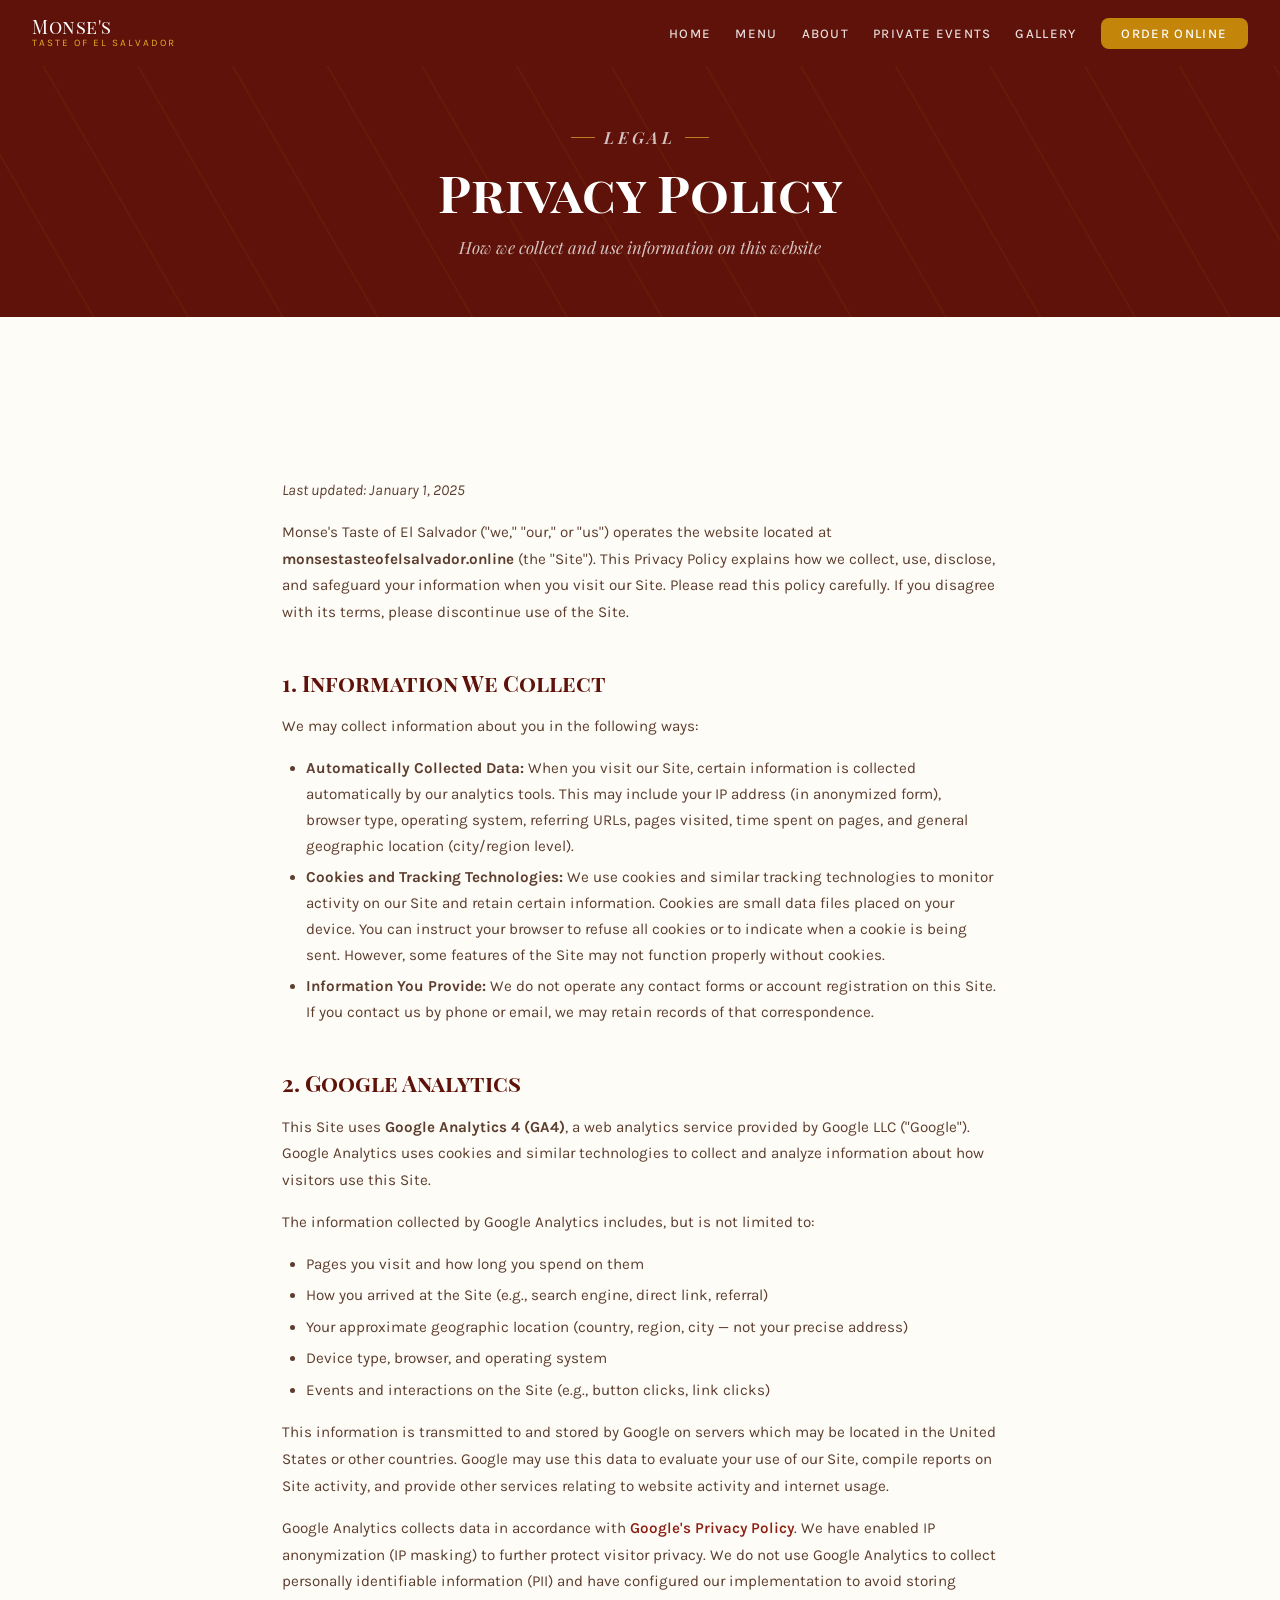
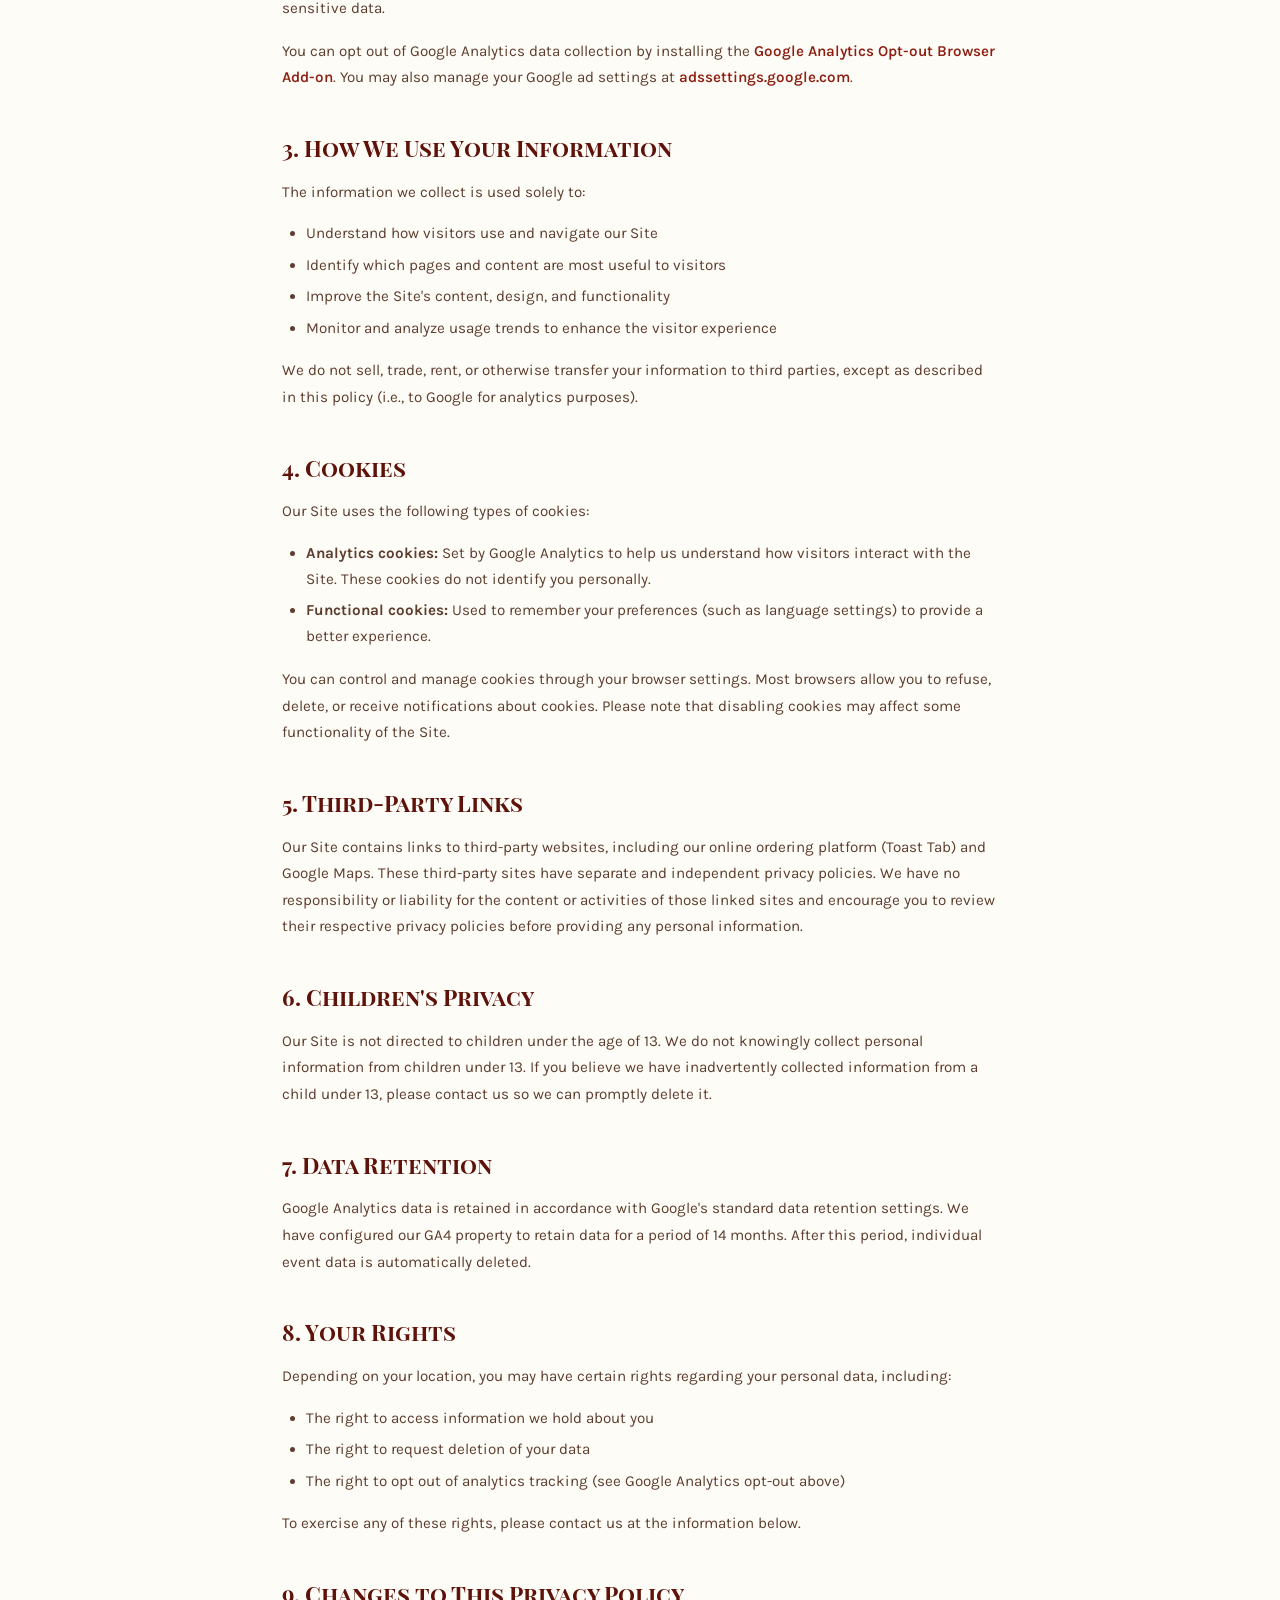
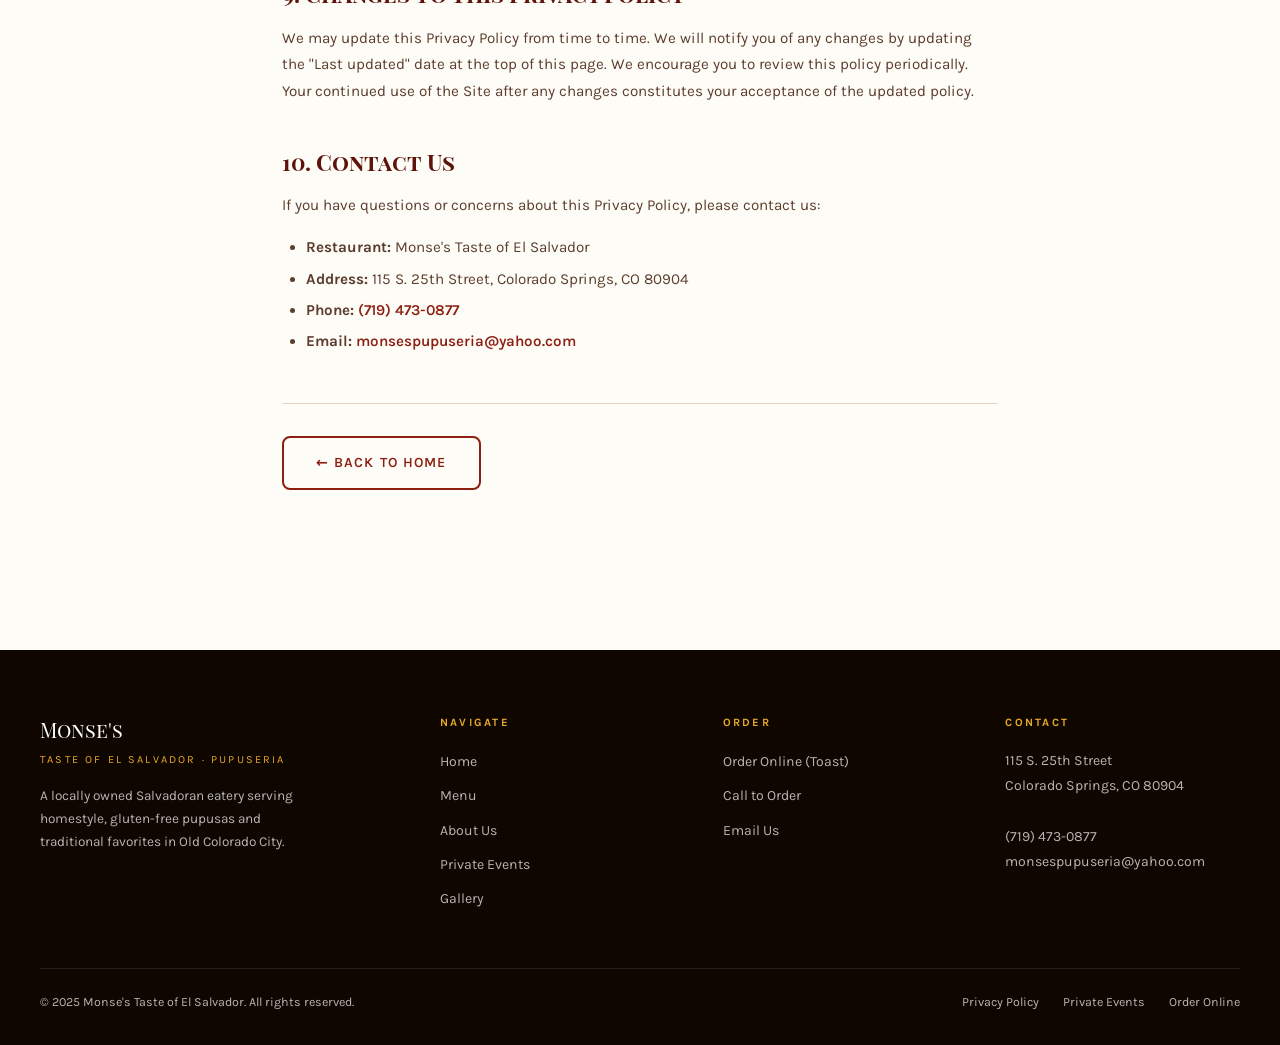
<file: privacy-policy.html>
<!DOCTYPE html>
<html lang="en">
<head>
  <meta charset="UTF-8" />
  <meta name="viewport" content="width=device-width, initial-scale=1.0" />
  <meta name="description" content="Privacy Policy for Monse's Taste of El Salvador website — how we collect, use, and protect your information." />
  <title>Privacy Policy | Monse's Taste of El Salvador</title>
  <!-- FAVICON PLACEHOLDER: Replace with your favicon file -->
  <!-- <link rel="icon" type="image/png" href="images/favicon.png" /> -->
 
<script async src="https://www.googletagmanager.com/gtag/js?id=G-PQBPGT7SYF"></script>
<script>
  window.dataLayer = window.dataLayer || [];
  function gtag(){dataLayer.push(arguments);}
  gtag('js', new Date());
  gtag('config', 'G-PQBPGT7SYF');
</script>

  <link rel="stylesheet" href="css/styles.css" />
</head>
<body>

  <a href="#main" class="skip-link">Skip to main content</a>

  <header>
    <nav class="nav solid" id="nav" role="navigation" aria-label="Main navigation">
      <a href="index.html" class="nav-logo"><span class="nav-logo-main">Monse's</span><span class="nav-logo-sub">Taste of El Salvador</span></a>
      <ul class="nav-links" role="list">
        <li><a href="index.html">Home</a></li><li><a href="menu.html">Menu</a></li>
        <li><a href="about.html">About</a></li><li><a href="events.html">Private Events</a></li>
        <li><a href="gallery.html">Gallery</a></li>
        <li><a href="https://order.toasttab.com/online/monsess-old-colorado-city-115-south-25th-street" class="nav-cta" target="_blank" rel="noopener noreferrer">Order Online</a></li>
      </ul>
      <button class="nav-hamburger" id="hamburger" aria-label="Open menu" aria-expanded="false" aria-controls="mobile-menu"><span></span><span></span><span></span></button>
    </nav>
    <div class="nav-mobile" id="mobile-menu" role="dialog" aria-label="Mobile navigation" aria-modal="true">
      <a href="index.html">Home</a><a href="menu.html">Menu</a><a href="about.html">About</a>
      <a href="events.html">Private Events</a><a href="gallery.html">Gallery</a>
      <a href="https://order.toasttab.com/online/monsess-old-colorado-city-115-south-25th-street" target="_blank" rel="noopener noreferrer" class="mobile-order-btn">Order Online</a>
    </div>
  </header>

  <main id="main">

    <div class="page-hero">
      <p class="page-hero-eyebrow">Legal</p>
      <h1>Privacy Policy</h1>
      <p>How we collect and use information on this website</p>
    </div>

    <section class="privacy-page" aria-label="Privacy policy content">
      <div class="privacy-content">

        <p class="privacy-updated">Last updated: January 1, 2025</p>

        <p>Monse's Taste of El Salvador ("we," "our," or "us") operates the website located at <strong>monsestasteofelsalvador.online</strong> (the "Site"). This Privacy Policy explains how we collect, use, disclose, and safeguard your information when you visit our Site. Please read this policy carefully. If you disagree with its terms, please discontinue use of the Site.</p>

        <h2>1. Information We Collect</h2>
        <p>We may collect information about you in the following ways:</p>
        <ul>
          <li><strong>Automatically Collected Data:</strong> When you visit our Site, certain information is collected automatically by our analytics tools. This may include your IP address (in anonymized form), browser type, operating system, referring URLs, pages visited, time spent on pages, and general geographic location (city/region level).</li>
          <li><strong>Cookies and Tracking Technologies:</strong> We use cookies and similar tracking technologies to monitor activity on our Site and retain certain information. Cookies are small data files placed on your device. You can instruct your browser to refuse all cookies or to indicate when a cookie is being sent. However, some features of the Site may not function properly without cookies.</li>
          <li><strong>Information You Provide:</strong> We do not operate any contact forms or account registration on this Site. If you contact us by phone or email, we may retain records of that correspondence.</li>
        </ul>

        <h2>2. Google Analytics</h2>
        <p>This Site uses <strong>Google Analytics 4 (GA4)</strong>, a web analytics service provided by Google LLC ("Google"). Google Analytics uses cookies and similar technologies to collect and analyze information about how visitors use this Site.</p>
        <p>The information collected by Google Analytics includes, but is not limited to:</p>
        <ul>
          <li>Pages you visit and how long you spend on them</li>
          <li>How you arrived at the Site (e.g., search engine, direct link, referral)</li>
          <li>Your approximate geographic location (country, region, city — not your precise address)</li>
          <li>Device type, browser, and operating system</li>
          <li>Events and interactions on the Site (e.g., button clicks, link clicks)</li>
        </ul>
        <p>This information is transmitted to and stored by Google on servers which may be located in the United States or other countries. Google may use this data to evaluate your use of our Site, compile reports on Site activity, and provide other services relating to website activity and internet usage.</p>
        <p>Google Analytics collects data in accordance with <a href="https://policies.google.com/privacy" target="_blank" rel="noopener noreferrer">Google's Privacy Policy</a>. We have enabled IP anonymization (IP masking) to further protect visitor privacy. We do not use Google Analytics to collect personally identifiable information (PII) and have configured our implementation to avoid storing sensitive data.</p>
        <p>You can opt out of Google Analytics data collection by installing the <a href="https://tools.google.com/dlpage/gaoptout" target="_blank" rel="noopener noreferrer">Google Analytics Opt-out Browser Add-on</a>. You may also manage your Google ad settings at <a href="https://adssettings.google.com" target="_blank" rel="noopener noreferrer">adssettings.google.com</a>.</p>

        <h2>3. How We Use Your Information</h2>
        <p>The information we collect is used solely to:</p>
        <ul>
          <li>Understand how visitors use and navigate our Site</li>
          <li>Identify which pages and content are most useful to visitors</li>
          <li>Improve the Site's content, design, and functionality</li>
          <li>Monitor and analyze usage trends to enhance the visitor experience</li>
        </ul>
        <p>We do not sell, trade, rent, or otherwise transfer your information to third parties, except as described in this policy (i.e., to Google for analytics purposes).</p>

        <h2>4. Cookies</h2>
        <p>Our Site uses the following types of cookies:</p>
        <ul>
          <li><strong>Analytics cookies:</strong> Set by Google Analytics to help us understand how visitors interact with the Site. These cookies do not identify you personally.</li>
          <li><strong>Functional cookies:</strong> Used to remember your preferences (such as language settings) to provide a better experience.</li>
        </ul>
        <p>You can control and manage cookies through your browser settings. Most browsers allow you to refuse, delete, or receive notifications about cookies. Please note that disabling cookies may affect some functionality of the Site.</p>

        <h2>5. Third-Party Links</h2>
        <p>Our Site contains links to third-party websites, including our online ordering platform (Toast Tab) and Google Maps. These third-party sites have separate and independent privacy policies. We have no responsibility or liability for the content or activities of those linked sites and encourage you to review their respective privacy policies before providing any personal information.</p>

        <h2>6. Children's Privacy</h2>
        <p>Our Site is not directed to children under the age of 13. We do not knowingly collect personal information from children under 13. If you believe we have inadvertently collected information from a child under 13, please contact us so we can promptly delete it.</p>

        <h2>7. Data Retention</h2>
        <p>Google Analytics data is retained in accordance with Google's standard data retention settings. We have configured our GA4 property to retain data for a period of 14 months. After this period, individual event data is automatically deleted.</p>

        <h2>8. Your Rights</h2>
        <p>Depending on your location, you may have certain rights regarding your personal data, including:</p>
        <ul>
          <li>The right to access information we hold about you</li>
          <li>The right to request deletion of your data</li>
          <li>The right to opt out of analytics tracking (see Google Analytics opt-out above)</li>
        </ul>
        <p>To exercise any of these rights, please contact us at the information below.</p>

        <h2>9. Changes to This Privacy Policy</h2>
        <p>We may update this Privacy Policy from time to time. We will notify you of any changes by updating the "Last updated" date at the top of this page. We encourage you to review this policy periodically. Your continued use of the Site after any changes constitutes your acceptance of the updated policy.</p>

        <h2>10. Contact Us</h2>
        <p>If you have questions or concerns about this Privacy Policy, please contact us:</p>
        <ul>
          <li><strong>Restaurant:</strong> Monse's Taste of El Salvador</li>
          <li><strong>Address:</strong> 115 S. 25th Street, Colorado Springs, CO 80904</li>
          <li><strong>Phone:</strong> <a href="tel:+17194730877">(719) 473-0877</a></li>
          <li><strong>Email:</strong> <a href="mailto:monsespupuseria@yahoo.com">monsespupuseria@yahoo.com</a></li>
        </ul>

        <div style="margin-top:3rem;padding-top:2rem;border-top:1px solid var(--border);">
          <a href="index.html" class="btn-outline">&larr; Back to Home</a>
        </div>

      </div>
    </section>

  </main>

  <footer role="contentinfo">
    <div class="footer-inner">
      <div><div class="footer-brand-name">Monse's</div><div class="footer-brand-sub">Taste of El Salvador · Pupuseria</div><p class="footer-brand-desc">A locally owned Salvadoran eatery serving homestyle, gluten-free pupusas and traditional favorites in Old Colorado City.</p></div>
      <div class="footer-col"><h4>Navigate</h4><ul><li><a href="index.html">Home</a></li><li><a href="menu.html">Menu</a></li><li><a href="about.html">About Us</a></li><li><a href="events.html">Private Events</a></li><li><a href="gallery.html">Gallery</a></li></ul></div>
      <div class="footer-col"><h4>Order</h4><ul><li><a href="https://order.toasttab.com/online/monsess-old-colorado-city-115-south-25th-street" target="_blank" rel="noopener noreferrer">Order Online (Toast)</a></li><li><a href="tel:+17194730877">Call to Order</a></li><li><a href="mailto:monsespupuseria@yahoo.com">Email Us</a></li></ul></div>
      <div class="footer-col"><h4>Contact</h4><address><a href="https://maps.google.com/?q=115+S+25th+St,+Colorado+Springs,+CO+80904" target="_blank" rel="noopener noreferrer">115 S. 25th Street<br>Colorado Springs, CO 80904</a><br><br><a href="tel:+17194730877">(719) 473-0877</a><br><a href="mailto:monsespupuseria@yahoo.com">monsespupuseria@yahoo.com</a></address></div>
    </div>
    <div class="footer-bottom">
      <p>&copy; 2025 Monse's Taste of El Salvador. All rights reserved.</p>
      <div class="footer-bottom-links"><a href="privacy-policy.html">Privacy Policy</a><a href="events.html">Private Events</a><a href="https://order.toasttab.com/online/monsess-old-colorado-city-115-south-25th-street" target="_blank" rel="noopener noreferrer">Order Online</a></div>
    </div>
  </footer>
  <a href="#" class="back-to-top" id="backToTop" aria-label="Back to top"><svg width="20" height="20" viewBox="0 0 24 24" fill="none" stroke="currentColor" stroke-width="2.5" stroke-linecap="round" stroke-linejoin="round" aria-hidden="true"><polyline points="18 15 12 9 6 15"/></svg></a>
  <script src="js/main.js"></script>
</body>
</html>
</file>
<file: css/styles.css>
/* =====================================================
   MONSE'S TASTE OF EL SALVADOR — Shared Stylesheet
   Design tokens + all shared components
   ===================================================== */

/* ─── GOOGLE FONTS ─── */
@import url('https://fonts.googleapis.com/css2?family=Karla:wght@300;400;500;600;700&family=Playfair+Display+SC:wght@400;700&family=Playfair+Display:ital,wght@0,400;0,600;1,400&display=swap');

/* ─── DESIGN TOKENS ─── */
:root {
  --red:        #8C1F11;
  --red-dark:   #5E1209;
  --red-light:  #B93325;
  --gold:       #C4860A;
  --gold-light: #E8A926;
  --gold-pale:  #F5D98B;
  --green:      #0C5E2E;
  --cream:      #FDF6E3;
  --cream-dark: #F5E9C8;
  --warm-white: #FEFCF7;
  --text:       #1C0A00;
  --text-muted: #5C3D2E;
  --border:     #E8D5BC;

  --font-heading: 'Playfair Display SC', Georgia, serif;
  --font-display: 'Playfair Display', Georgia, serif;
  --font-body:    'Karla', system-ui, sans-serif;

  --sp-1: 0.5rem;
  --sp-2: 1rem;
  --sp-3: 1.5rem;
  --sp-4: 2rem;
  --sp-6: 3rem;
  --sp-8: 4rem;
  --sp-12: 6rem;

  --ease: cubic-bezier(0.4, 0, 0.2, 1);
  --dur: 250ms;
  --dur-long: 400ms;

  --radius-sm: 4px;
  --radius:    8px;
  --radius-lg: 16px;
  --radius-xl: 24px;
}

/* ─── RESET & BASE ─── */
*, *::before, *::after { box-sizing: border-box; margin: 0; padding: 0; }
html { scroll-behavior: smooth; font-size: 16px; }
body {
  font-family: var(--font-body);
  background: var(--warm-white);
  color: var(--text);
  line-height: 1.6;
  overflow-x: hidden;
}
img { display: block; max-width: 100%; height: auto; }
a { color: inherit; text-decoration: none; }
button { cursor: pointer; font-family: var(--font-body); border: none; background: none; }
ul { list-style: none; }

/* ─── SKIP LINK ─── */
.skip-link {
  position: absolute; top: -100px; left: 1rem;
  padding: 0.5rem 1rem; background: var(--red); color: #fff;
  border-radius: var(--radius); z-index: 9999;
  transition: top var(--dur) var(--ease);
}
.skip-link:focus { top: 1rem; }

/* =====================================================
   NAVIGATION
   ===================================================== */
.nav {
  position: fixed; top: 0; left: 0; right: 0; z-index: 1000;
  padding: 1.1rem 2rem;
  display: flex; align-items: center; justify-content: space-between;
  transition: background var(--dur-long) var(--ease), box-shadow var(--dur-long) var(--ease);
}
.nav.scrolled {
  background: var(--red-dark);
  box-shadow: 0 2px 24px rgba(28,10,0,0.25);
}
.nav.solid { background: var(--red-dark); }

.nav-logo { display: flex; flex-direction: column; line-height: 1; }
.nav-logo-main { font-family: var(--font-heading); font-size: 1.15rem; color: #fff; letter-spacing: 0.03em; }
.nav-logo-sub  { font-family: var(--font-body); font-size: 0.62rem; color: var(--gold-light); letter-spacing: 0.2em; text-transform: uppercase; margin-top: 2px; }

.nav-links { display: flex; gap: 1.5rem; align-items: center; }
.nav-links a {
  font-size: 0.82rem; font-weight: 500; letter-spacing: 0.1em; text-transform: uppercase;
  color: rgba(255,255,255,0.85);
  transition: color var(--dur) var(--ease);
  position: relative; padding-bottom: 2px;
}
.nav-links a::after {
  content: ''; position: absolute; bottom: -1px; left: 0; right: 0;
  height: 1.5px; background: var(--gold-light);
  transform: scaleX(0); transform-origin: left;
  transition: transform var(--dur) var(--ease);
}
.nav-links a:hover,
.nav-links a.active { color: #fff; }
.nav-links a:hover::after,
.nav-links a.active::after { transform: scaleX(1); }

.nav-cta {
  padding: 0.5rem 1.3rem !important;
  background: var(--gold) !important; color: #fff !important;
  border-radius: var(--radius); font-weight: 700;
  transition: background var(--dur) var(--ease), transform var(--dur) var(--ease) !important;
}
.nav-cta::after { display: none !important; }
.nav-cta:hover { background: var(--gold-light) !important; transform: translateY(-1px); }

.nav-hamburger {
  display: none; flex-direction: column; gap: 5px;
  padding: 8px; cursor: pointer;
}
.nav-hamburger span {
  display: block; width: 24px; height: 2px; background: #fff;
  border-radius: 2px;
  transition: transform var(--dur) var(--ease), opacity var(--dur) var(--ease);
}
.nav-hamburger.open span:nth-child(1) { transform: translateY(7px) rotate(45deg); }
.nav-hamburger.open span:nth-child(2) { opacity: 0; }
.nav-hamburger.open span:nth-child(3) { transform: translateY(-7px) rotate(-45deg); }

.nav-mobile {
  display: none; position: fixed; inset: 0;
  background: var(--red-dark); z-index: 999;
  flex-direction: column; align-items: center; justify-content: center; gap: 2rem;
}
.nav-mobile.open { display: flex; }
.nav-mobile a {
  font-family: var(--font-heading); font-size: 1.6rem;
  color: rgba(255,255,255,0.9);
  transition: color var(--dur) var(--ease);
}
.nav-mobile a:hover,
.nav-mobile a.active { color: var(--gold-light); }
.nav-mobile .mobile-order-btn {
  background: var(--gold); padding: 0.8rem 2rem;
  border-radius: var(--radius); color: #fff !important;
  font-family: var(--font-body) !important; font-size: 0.9rem !important;
  font-weight: 700; letter-spacing: 0.08em; text-transform: uppercase;
}

/* =====================================================
   PAGE HERO (interior pages)
   ===================================================== */
.page-hero {
  background: var(--red-dark);
  padding: 7rem 2rem 3.5rem;
  text-align: center;
  position: relative;
  overflow: hidden;
}
.page-hero::before {
  content: '';
  position: absolute; inset: 0;
  background-image: repeating-linear-gradient(
    60deg, transparent, transparent 80px,
    rgba(196,134,10,0.07) 80px, rgba(196,134,10,0.07) 82px);
  pointer-events: none;
}
.page-hero-eyebrow {
  display: inline-flex; align-items: center; gap: 0.6rem;
  font-size: 0.72rem; font-weight: 600; letter-spacing: 0.22em;
  text-transform: uppercase; color: var(--gold-light); margin-bottom: 0.75rem;
}
.page-hero-eyebrow::before, .page-hero-eyebrow::after {
  content: ''; width: 24px; height: 1px; background: var(--gold-light); opacity: 0.7;
}
.page-hero h1 {
  font-family: var(--font-heading);
  font-size: clamp(2rem, 5vw, 3.2rem);
  color: #fff; line-height: 1.15;
}
.page-hero p {
  font-family: var(--font-display); font-style: italic;
  color: rgba(255,255,255,0.75); font-size: 1.05rem;
  margin-top: 0.75rem;
}

/* =====================================================
   SHARED SECTION STYLES
   ===================================================== */
section { padding: var(--sp-12) var(--sp-4); }
.container { max-width: 1200px; margin: 0 auto; }

.section-eyebrow {
  display: inline-flex; align-items: center; gap: 0.6rem;
  font-size: 0.75rem; font-weight: 600; letter-spacing: 0.22em;
  text-transform: uppercase; color: var(--gold); margin-bottom: var(--sp-2);
}
.section-eyebrow::before { content: ''; width: 24px; height: 1.5px; background: var(--gold); }

.section-title {
  font-family: var(--font-heading);
  font-size: clamp(1.8rem, 4vw, 2.6rem);
  font-weight: 700; color: var(--red-dark); line-height: 1.15;
  margin-bottom: var(--sp-2);
}
.section-body {
  font-size: 1rem; color: var(--text-muted); line-height: 1.75; max-width: 640px;
}

/* =====================================================
   BUTTONS
   ===================================================== */
.btn-primary {
  display: inline-flex; align-items: center; gap: 0.5rem;
  padding: 0.9rem 2rem; background: var(--red); color: #fff;
  font-weight: 700; font-size: 0.88rem; letter-spacing: 0.08em; text-transform: uppercase;
  border-radius: var(--radius);
  transition: background var(--dur) var(--ease), transform var(--dur) var(--ease), box-shadow var(--dur) var(--ease);
  box-shadow: 0 4px 20px rgba(140,31,17,0.35);
}
.btn-primary:hover { background: var(--red-light); transform: translateY(-2px); box-shadow: 0 8px 28px rgba(140,31,17,0.45); }
.btn-primary:focus-visible { outline: 3px solid var(--gold-light); outline-offset: 3px; }

.btn-gold {
  display: inline-flex; align-items: center; gap: 0.5rem;
  padding: 0.9rem 2.2rem; background: var(--gold); color: #fff;
  font-weight: 700; font-size: 0.88rem; letter-spacing: 0.08em; text-transform: uppercase;
  border-radius: var(--radius);
  transition: background var(--dur) var(--ease), transform var(--dur) var(--ease), box-shadow var(--dur) var(--ease);
  box-shadow: 0 4px 20px rgba(196,134,10,0.35);
}
.btn-gold:hover { background: var(--gold-light); transform: translateY(-2px); box-shadow: 0 8px 28px rgba(196,134,10,0.45); }
.btn-gold:focus-visible { outline: 3px solid var(--red); outline-offset: 3px; }

.btn-outline {
  display: inline-flex; align-items: center; gap: 0.5rem;
  padding: 0.85rem 2rem;
  background: transparent; color: var(--red);
  border: 2px solid var(--red); border-radius: var(--radius);
  font-weight: 700; font-size: 0.88rem; letter-spacing: 0.08em; text-transform: uppercase;
  transition: background var(--dur) var(--ease), color var(--dur) var(--ease), transform var(--dur) var(--ease);
}
.btn-outline:hover { background: var(--red); color: #fff; transform: translateY(-2px); }
.btn-outline:focus-visible { outline: 3px solid var(--gold); outline-offset: 3px; }

/* =====================================================
   IMAGE PLACEHOLDER
   ===================================================== */
.img-placeholder {
  background: var(--cream-dark);
  border: 2px dashed var(--border);
  border-radius: var(--radius-lg);
  display: flex; flex-direction: column;
  align-items: center; justify-content: center;
  gap: 0.5rem;
  color: var(--text-muted);
  font-size: 0.82rem; font-weight: 500;
  text-align: center; padding: 1rem;
}
.img-placeholder svg { opacity: 0.4; }
.img-placeholder span { opacity: 0.65; font-size: 0.75rem; max-width: 180px; line-height: 1.4; }

/* =====================================================
   BANNER STRIP
   ===================================================== */
.banner {
  background: var(--red-dark); color: #fff;
  padding: 0.85rem 2rem;
  display: flex; align-items: center; justify-content: center;
  gap: 3rem; flex-wrap: wrap;
  font-size: 0.82rem; font-weight: 500; letter-spacing: 0.06em;
}
.banner-item { display: flex; align-items: center; gap: 0.5rem; }
.banner-item svg { color: var(--gold-light); flex-shrink: 0; }
.banner-divider { width: 1px; height: 16px; background: rgba(255,255,255,0.2); }

/* =====================================================
   FOOTER
   ===================================================== */
footer {
  background: #0F0600; color: rgba(255,255,255,0.7);
  padding: 4rem 2rem 2rem;
}
.footer-inner {
  max-width: 1200px; margin: 0 auto;
  display: grid; grid-template-columns: 1.5fr 1fr 1fr 1fr;
  gap: 3rem; margin-bottom: 3rem;
}
.footer-brand-name { font-family: var(--font-heading); font-size: 1.25rem; color: #fff; margin-bottom: 0.3rem; }
.footer-brand-sub  { font-size: 0.68rem; letter-spacing: 0.2em; text-transform: uppercase; color: var(--gold-light); margin-bottom: 1rem; }
.footer-brand-desc { font-size: 0.85rem; line-height: 1.7; max-width: 280px; }

.footer-col h4 {
  font-size: 0.7rem; font-weight: 700; letter-spacing: 0.2em;
  text-transform: uppercase; color: var(--gold-light); margin-bottom: 1rem;
}
.footer-col ul li { margin-bottom: 0.55rem; }
.footer-col ul li a { font-size: 0.88rem; transition: color var(--dur) var(--ease); }
.footer-col ul li a:hover { color: #fff; }
.footer-col address { font-style: normal; font-size: 0.88rem; line-height: 1.8; }
.footer-col address a { transition: color var(--dur) var(--ease); }
.footer-col address a:hover { color: var(--gold-light); }

.footer-bottom {
  max-width: 1200px; margin: 0 auto;
  padding-top: 1.5rem; border-top: 1px solid rgba(255,255,255,0.1);
  display: flex; align-items: center; justify-content: space-between; flex-wrap: wrap; gap: 0.5rem;
}
.footer-bottom p { font-size: 0.78rem; }
.footer-bottom-links { display: flex; gap: 1.5rem; }
.footer-bottom-links a { font-size: 0.78rem; transition: color var(--dur) var(--ease); }
.footer-bottom-links a:hover { color: #fff; }

/* =====================================================
   BACK TO TOP
   ===================================================== */
.back-to-top {
  position: fixed; bottom: 2rem; right: 2rem;
  width: 48px; height: 48px;
  background: var(--red); color: #fff; border-radius: 50%;
  display: flex; align-items: center; justify-content: center;
  box-shadow: 0 4px 16px rgba(140,31,17,0.4);
  opacity: 0; transform: translateY(16px);
  transition: opacity var(--dur) var(--ease), transform var(--dur) var(--ease);
  z-index: 500;
}
.back-to-top.visible { opacity: 1; transform: translateY(0); }
.back-to-top:hover { background: var(--red-light); transform: translateY(-2px); }
.back-to-top:focus-visible { outline: 3px solid var(--gold); outline-offset: 3px; }

/* =====================================================
   FADE-UP ANIMATION
   ===================================================== */
.fade-up {
  opacity: 0; transform: translateY(24px);
  transition: opacity 0.6s var(--ease), transform 0.6s var(--ease);
}
.fade-up.visible { opacity: 1; transform: translateY(0); }
.fade-up-delay-1 { transition-delay: 0.1s; }
.fade-up-delay-2 { transition-delay: 0.2s; }
.fade-up-delay-3 { transition-delay: 0.3s; }

@media (prefers-reduced-motion: reduce) {
  .fade-up { animation: none; transition: none; opacity: 1; transform: none; }
}

/* =====================================================
   ── HOME PAGE ──
   ===================================================== */

/* Hero */
.hero {
  position: relative; min-height: 100svh;
  display: flex; align-items: center; justify-content: center;
  text-align: center; overflow: hidden;
}
.hero-bg {
  position: absolute; inset: 0;
  background:
    linear-gradient(to bottom, rgba(28,10,0,0.55) 0%, rgba(140,31,17,0.35) 40%, rgba(28,10,0,0.72) 100%),
    url('../images/hero-bg.jpg') center/cover no-repeat;
}
/* REPLACE: hero-bg.jpg with a photo of the restaurant exterior, food, or interior */
.hero-pattern {
  position: absolute; inset: 0;
  background-image: repeating-linear-gradient(
    60deg, transparent, transparent 80px,
    rgba(196,134,10,0.06) 80px, rgba(196,134,10,0.06) 82px);
  pointer-events: none;
}
.hero-content { position: relative; z-index: 1; max-width: 860px; padding: 2rem 2rem; padding-top: 6rem; }

.hero-eyebrow {
  display: inline-flex; align-items: center; gap: 0.75rem;
  font-size: 0.75rem; font-weight: 600; letter-spacing: 0.25em;
  text-transform: uppercase; color: var(--gold-light); margin-bottom: 1.5rem;
}
.hero-eyebrow::before, .hero-eyebrow::after {
  content: ''; display: block; width: 32px; height: 1px; background: var(--gold-light); opacity: 0.7;
}
.hero-title {
  font-family: var(--font-heading);
  font-size: clamp(2.8rem, 7vw, 5.5rem);
  font-weight: 700; color: #fff; line-height: 1.1;
  letter-spacing: 0.02em; margin-bottom: 1rem;
}
.hero-title .accent { color: var(--gold-light); }
.hero-subtitle {
  font-family: var(--font-display); font-style: italic;
  font-size: clamp(1rem, 2.5vw, 1.4rem);
  color: rgba(255,255,255,0.85); margin-bottom: 2rem; line-height: 1.5;
}
.hero-tagline {
  font-family: var(--font-display); font-style: italic;
  font-size: clamp(1.2rem, 3vw, 1.7rem);
  color: var(--gold-pale); margin-bottom: 2rem; line-height: 1.4;
}
.hero-badges {
  display: flex; flex-wrap: wrap; gap: 0.5rem;
  justify-content: center; margin-bottom: 2rem;
}
.hero-badge {
  padding: 0.3rem 0.9rem;
  background: rgba(255,255,255,0.12); border: 1px solid rgba(255,255,255,0.25);
  border-radius: 99px; font-size: 0.72rem; font-weight: 500;
  letter-spacing: 0.08em; color: rgba(255,255,255,0.9);
  backdrop-filter: blur(8px);
}
.hero-actions { display: flex; flex-wrap: wrap; gap: 1rem; justify-content: center; }

.btn-hero-primary {
  display: inline-flex; align-items: center; gap: 0.5rem;
  padding: 0.95rem 2.2rem; background: var(--red); color: #fff;
  font-weight: 700; font-size: 0.92rem; letter-spacing: 0.08em; text-transform: uppercase;
  border-radius: var(--radius);
  transition: background var(--dur) var(--ease), transform var(--dur) var(--ease), box-shadow var(--dur) var(--ease);
  box-shadow: 0 4px 20px rgba(140,31,17,0.45);
}
.btn-hero-primary:hover { background: var(--red-light); transform: translateY(-2px); box-shadow: 0 8px 28px rgba(140,31,17,0.55); }

.btn-hero-secondary {
  display: inline-flex; align-items: center; gap: 0.5rem;
  padding: 0.95rem 2.2rem;
  background: rgba(255,255,255,0.1); color: #fff;
  font-weight: 600; font-size: 0.92rem; letter-spacing: 0.08em; text-transform: uppercase;
  border-radius: var(--radius); border: 1.5px solid rgba(255,255,255,0.45);
  transition: background var(--dur) var(--ease), transform var(--dur) var(--ease);
  backdrop-filter: blur(8px);
}
.btn-hero-secondary:hover { background: rgba(255,255,255,0.2); transform: translateY(-2px); }

.hero-scroll {
  position: absolute; bottom: 2rem; left: 50%; transform: translateX(-50%);
  display: flex; flex-direction: column; align-items: center; gap: 6px;
  color: rgba(255,255,255,0.6); font-size: 0.7rem;
  letter-spacing: 0.15em; text-transform: uppercase;
  animation: scrollBounce 2.5s ease-in-out infinite;
}
@keyframes scrollBounce {
  0%, 100% { transform: translateX(-50%) translateY(0); }
  50%       { transform: translateX(-50%) translateY(6px); }
}

/* About section (home) */
.about { background: var(--cream); }
.about-inner {
  display: grid; grid-template-columns: 1fr 1fr;
  gap: 4rem; align-items: center;
}
.about-media { position: relative; }
.about-img-main {
  width: 100%; height: 480px; object-fit: cover;
  border-radius: var(--radius-xl);
  box-shadow: 0 24px 64px rgba(28,10,0,0.18);
}
.about-img-accent {
  position: absolute; bottom: -2rem; right: -2rem;
  width: 200px; height: 200px; object-fit: cover;
  border-radius: var(--radius-lg); border: 6px solid var(--cream);
  box-shadow: 0 12px 32px rgba(28,10,0,0.2);
}
.about-flag-badge {
  position: absolute; top: 1.5rem; left: 1.5rem;
  background: var(--red); color: #fff; padding: 0.5rem 1rem;
  border-radius: 99px; font-size: 0.78rem; font-weight: 700;
  letter-spacing: 0.1em; text-transform: uppercase;
  box-shadow: 0 4px 16px rgba(140,31,17,0.4);
}
.about-text { padding-right: 2rem; }
.about-values { display: grid; grid-template-columns: 1fr 1fr; gap: 1rem; margin-top: 2rem; }
.about-value {
  display: flex; align-items: flex-start; gap: 0.75rem;
  padding: 1rem; background: #fff;
  border-radius: var(--radius); border: 1px solid var(--border);
}
.about-value-icon {
  width: 40px; height: 40px; background: var(--red); border-radius: var(--radius-sm);
  display: flex; align-items: center; justify-content: center; flex-shrink: 0; color: #fff;
}
.about-value-text strong { display: block; font-size: 0.85rem; font-weight: 700; color: var(--red-dark); margin-bottom: 2px; }
.about-value-text span  { font-size: 0.78rem; color: var(--text-muted); }

/* Menu highlights (home) */
.menu { background: var(--warm-white); }
.menu-header { text-align: center; margin-bottom: 4rem; }
.menu-header .section-eyebrow { justify-content: center; }
.menu-header .section-body { margin: 0 auto; text-align: center; }

.menu-grid { display: grid; grid-template-columns: repeat(3, 1fr); gap: 1.5rem; }
.menu-card {
  background: #fff; border-radius: var(--radius-lg); overflow: hidden;
  border: 1px solid var(--border);
  transition: transform var(--dur) var(--ease), box-shadow var(--dur) var(--ease);
}
.menu-card:hover { transform: translateY(-4px); box-shadow: 0 16px 48px rgba(28,10,0,0.12); }
.menu-card-img  { width: 100%; height: 220px; object-fit: cover; }
.menu-card-body { padding: 1.5rem; }
.menu-card-tag {
  display: inline-block; padding: 0.2rem 0.65rem; background: var(--cream);
  color: var(--red); border-radius: 99px; font-size: 0.68rem; font-weight: 700;
  letter-spacing: 0.1em; text-transform: uppercase; margin-bottom: 0.6rem;
}
.menu-card-name { font-family: var(--font-heading); font-size: 1.2rem; color: var(--red-dark); margin-bottom: 0.4rem; }
.menu-card-desc { font-size: 0.88rem; color: var(--text-muted); line-height: 1.6; }
.menu-card-price { font-family: var(--font-display); font-size: 0.92rem; color: var(--text-muted); margin: 0.6rem 0 1rem; }
.menu-card-price strong { font-size: 1.25rem; color: var(--red); }

.menu-card.featured {
  grid-column: span 3; display: grid; grid-template-columns: 1fr 1fr;
  border-color: var(--gold); box-shadow: 0 4px 24px rgba(196,134,10,0.15);
}
.menu-card.featured .menu-card-img { height: 100%; min-height: 300px; }
.menu-card.featured .menu-card-body { padding: 2rem; display: flex; flex-direction: column; justify-content: center; }
.menu-card.featured .menu-card-name { font-size: 1.8rem; }
.menu-card.featured .menu-card-desc { font-size: 0.95rem; margin-bottom: 1rem; }

.menu-cta-wrap { text-align: center; margin-top: 3rem; }

/* Experience gallery strip (home) */
.experience { padding: 0; background: var(--red-dark); overflow: hidden; }
.experience-inner { display: grid; grid-template-columns: 1fr 1.2fr 1fr; gap: 4px; max-height: 440px; }
.experience-col { display: flex; flex-direction: column; gap: 4px; }
.experience-col .exp-img { flex: 1; overflow: hidden; }
.experience-col .exp-img img { width: 100%; height: 100%; object-fit: cover; display: block; transition: transform var(--dur-long) var(--ease); }
.experience-col .exp-img:hover img { transform: scale(1.04); }
.experience-center {
  display: flex; flex-direction: column; align-items: center; justify-content: center;
  text-align: center; padding: 3rem 2rem; background: var(--red-dark); gap: 1rem;
}
.experience-center svg { color: var(--gold-light); }
.experience-center h2 { font-family: var(--font-heading); font-size: 2rem; color: #fff; line-height: 1.2; }
.experience-center p  { font-family: var(--font-display); font-style: italic; color: rgba(255,255,255,0.75); }

/* Reviews (home) */
.reviews { background: var(--cream); }
.reviews-header { text-align: center; margin-bottom: 3rem; }
.reviews-header .section-eyebrow { justify-content: center; }
.reviews-rating-bar { display: flex; align-items: center; justify-content: center; gap: 1.5rem; margin-bottom: 3rem; }
.reviews-avg { font-family: var(--font-heading); font-size: 3.5rem; color: var(--red-dark); line-height: 1; }
.stars { color: var(--gold); font-size: 1.3rem; letter-spacing: 2px; }
.reviews-count { font-size: 0.8rem; color: var(--text-muted); margin-top: 2px; }
.reviews-grid { display: grid; grid-template-columns: repeat(3, 1fr); gap: 1.5rem; }
.review-card {
  background: #fff; border-radius: var(--radius-lg); padding: 1.5rem;
  border: 1px solid var(--border);
  transition: transform var(--dur) var(--ease), box-shadow var(--dur) var(--ease);
}
.review-card:hover { transform: translateY(-3px); box-shadow: 0 12px 36px rgba(28,10,0,0.1); }
.review-stars { color: var(--gold); font-size: 1rem; letter-spacing: 1px; margin-bottom: 0.75rem; }
.review-text { font-family: var(--font-display); font-style: italic; font-size: 0.93rem; color: var(--text); line-height: 1.7; margin-bottom: 1rem; }
.review-author { display: flex; align-items: center; gap: 0.65rem; }
.review-avatar {
  width: 36px; height: 36px; border-radius: 50%; background: var(--red);
  display: flex; align-items: center; justify-content: center;
  color: #fff; font-size: 0.78rem; font-weight: 700; flex-shrink: 0;
}
.review-name   { font-size: 0.85rem; font-weight: 700; color: var(--text); }
.review-source { font-size: 0.72rem; color: var(--text-muted); }

/* Location (home) */
.location { background: var(--warm-white); }
.location-inner { display: grid; grid-template-columns: 1fr 1fr; gap: 4rem; align-items: start; }
.hours-table { width: 100%; border-collapse: collapse; margin-top: 1.5rem; }
.hours-table tr { border-bottom: 1px solid var(--border); }
.hours-table tr:last-child { border-bottom: none; }
.hours-table td { padding: 0.8rem 0; font-size: 0.95rem; }
.hours-table td:first-child { font-weight: 600; color: var(--text); width: 55%; }
.hours-table td:last-child { color: var(--text-muted); text-align: right; }
.hours-table tr.today td:first-child { color: var(--red); }
.brunch-note {
  margin-top: 1rem; padding: 0.75rem 1rem;
  background: var(--cream); border-left: 3px solid var(--gold);
  border-radius: 0 var(--radius) var(--radius) 0;
  font-size: 0.85rem; color: var(--text-muted);
}
.brunch-note strong { color: var(--red-dark); }

.location-card {
  background: var(--cream); border-radius: var(--radius-xl);
  padding: 2rem; border: 1px solid var(--border);
}
.location-map { width: 100%; height: 260px; border-radius: var(--radius-lg); overflow: hidden; margin-bottom: 1.5rem; border: 1px solid var(--border); }
.location-map iframe { width: 100%; height: 100%; border: none; }
.location-details { display: flex; flex-direction: column; gap: 1rem; }
.location-detail { display: flex; align-items: flex-start; gap: 0.75rem; }
.location-detail svg { color: var(--red); flex-shrink: 0; margin-top: 2px; }
.location-detail-text { font-size: 0.92rem; color: var(--text); line-height: 1.5; }
.location-detail-text a { color: var(--red); font-weight: 600; transition: color var(--dur) var(--ease); }
.location-detail-text a:hover { color: var(--red-light); }

/* Policies (home) */
.policies { background: var(--cream-dark); padding: 4rem 2rem; }
.policies-inner { max-width: 900px; margin: 0 auto; text-align: center; }
.policies-title { font-family: var(--font-heading); font-size: 1.4rem; color: var(--red-dark); margin-bottom: 2rem; }
.policies-grid { display: grid; grid-template-columns: repeat(auto-fit, minmax(200px, 1fr)); gap: 1rem; }
.policy-item {
  display: flex; align-items: flex-start; gap: 0.6rem; text-align: left;
  padding: 0.75rem; background: #fff; border-radius: var(--radius);
  font-size: 0.85rem; color: var(--text-muted); line-height: 1.5;
  border: 1px solid var(--border);
}
.policy-item svg { color: var(--red); flex-shrink: 0; margin-top: 1px; }

/* Order CTA (home) */
.order-cta {
  background: var(--red-dark); padding: 6rem 2rem; text-align: center;
  position: relative; overflow: hidden;
}
.order-cta::before {
  content: ''; position: absolute; inset: 0;
  background-image: repeating-linear-gradient(
    -60deg, transparent, transparent 60px,
    rgba(196,134,10,0.08) 60px, rgba(196,134,10,0.08) 62px);
  pointer-events: none;
}
.order-cta-inner { position: relative; max-width: 680px; margin: 0 auto; }
.order-cta h2 { font-family: var(--font-heading); font-size: clamp(2rem, 4vw, 3rem); color: #fff; margin-bottom: 1rem; line-height: 1.2; }
.order-cta p  { font-family: var(--font-display); font-style: italic; color: rgba(255,255,255,0.75); font-size: 1.1rem; margin-bottom: 2rem; }
.order-cta-btns { display: flex; gap: 1rem; justify-content: center; flex-wrap: wrap; }
.btn-hero-secondary { display: inline-flex; align-items: center; gap: 0.5rem; padding: 0.9rem 2rem; background: rgba(255,255,255,0.1); color: #fff; border: 1.5px solid rgba(255,255,255,0.45); border-radius: var(--radius); font-weight: 600; font-size: 0.88rem; letter-spacing: 0.08em; text-transform: uppercase; backdrop-filter: blur(8px); transition: background var(--dur) var(--ease), transform var(--dur) var(--ease); }
.btn-hero-secondary:hover { background: rgba(255,255,255,0.2); transform: translateY(-2px); }

/* =====================================================
   ── MENU PAGE ──
   ===================================================== */
.menu-page { background: var(--warm-white); }

.menu-notice {
  background: var(--gold-pale); border: 1px solid var(--gold);
  border-radius: var(--radius); padding: 0.85rem 1.25rem;
  font-size: 0.85rem; color: var(--text); line-height: 1.5;
  display: flex; align-items: flex-start; gap: 0.6rem;
  margin-bottom: 2.5rem;
}
.menu-notice svg { color: var(--gold); flex-shrink: 0; margin-top: 1px; }

.menu-category { margin-bottom: 3.5rem; }
.menu-category-header {
  display: flex; align-items: center; gap: 1rem;
  margin-bottom: 1.5rem; padding-bottom: 0.75rem;
  border-bottom: 2px solid var(--cream-dark);
}
.menu-category-title {
  font-family: var(--font-heading); font-size: 1.6rem; color: var(--red-dark);
}
.menu-category-tag {
  padding: 0.2rem 0.75rem; background: var(--red); color: #fff;
  border-radius: 99px; font-size: 0.68rem; font-weight: 700;
  letter-spacing: 0.1em; text-transform: uppercase;
}
.menu-category-tag.vegan { background: var(--green); }
.menu-category-tag.brunch { background: var(--gold); }

.menu-items-grid { display: grid; grid-template-columns: repeat(2, 1fr); gap: 1px; background: var(--border); border: 1px solid var(--border); border-radius: var(--radius-lg); overflow: hidden; }
.menu-item {
  background: #fff; padding: 1.1rem 1.25rem;
  display: flex; align-items: baseline; justify-content: space-between; gap: 1rem;
  transition: background var(--dur) var(--ease);
}
.menu-item:hover { background: var(--cream); }
.menu-item-left { flex: 1; }
.menu-item-name { font-weight: 600; font-size: 0.95rem; color: var(--text); margin-bottom: 0.2rem; }
.menu-item-desc { font-size: 0.8rem; color: var(--text-muted); line-height: 1.45; }
.menu-item-tags { display: flex; gap: 0.3rem; margin-top: 0.3rem; flex-wrap: wrap; }
.item-tag {
  padding: 0.1rem 0.4rem; border-radius: 4px; font-size: 0.65rem;
  font-weight: 700; letter-spacing: 0.06em; text-transform: uppercase;
}
.item-tag.vegan    { background: #DCFCE7; color: #166534; }
.item-tag.spicy    { background: #FEE2E2; color: #991B1B; }
.item-tag.gf       { background: #FEF3C7; color: #92400E; }
.menu-item-price { font-family: var(--font-display); font-weight: 600; color: var(--red); white-space: nowrap; font-size: 0.95rem; }

.menu-full-grid { display: grid; grid-template-columns: repeat(4, 1fr); gap: 1px; background: var(--border); border: 1px solid var(--border); border-radius: var(--radius-lg); overflow: hidden; }
.menu-full-grid .menu-item { border: none; }

.menu-gf-note {
  background: #FEF3C7; border: 1px solid var(--gold);
  border-radius: var(--radius); padding: 1.25rem 1.5rem;
  display: flex; align-items: flex-start; gap: 0.75rem; margin-bottom: 2.5rem;
}
.menu-gf-note svg { color: var(--gold); flex-shrink: 0; margin-top: 2px; }
.menu-gf-note p { font-size: 0.9rem; color: var(--text); line-height: 1.55; }
.menu-gf-note strong { color: var(--red-dark); }

/* =====================================================
   ── ABOUT PAGE ──
   ===================================================== */
.about-page-story { background: var(--cream); }
.about-page-story .about-inner { grid-template-columns: 1fr 1fr; }

.story-img-placeholder { width: 100%; height: 480px; border-radius: var(--radius-xl); }
.about-pull-quote {
  font-family: var(--font-display); font-style: italic;
  font-size: clamp(1.3rem, 3vw, 1.7rem); color: var(--red);
  line-height: 1.45; border-left: 4px solid var(--gold);
  padding-left: 1.5rem; margin: 2rem 0;
}

.about-values-full { background: var(--warm-white); }
.values-grid { display: grid; grid-template-columns: repeat(3, 1fr); gap: 1.5rem; }
.value-card {
  background: var(--cream); border-radius: var(--radius-xl);
  padding: 2.5rem 2rem; text-align: center; border: 1px solid var(--border);
  transition: transform var(--dur) var(--ease), box-shadow var(--dur) var(--ease);
}
.value-card:hover { transform: translateY(-4px); box-shadow: 0 16px 40px rgba(28,10,0,0.1); }
.value-icon {
  width: 56px; height: 56px; background: var(--red); border-radius: var(--radius-lg);
  display: flex; align-items: center; justify-content: center;
  margin: 0 auto 1.25rem; color: #fff;
}
.value-card h3 { font-family: var(--font-heading); font-size: 1.1rem; color: var(--red-dark); margin-bottom: 0.75rem; }
.value-card p  { font-size: 0.88rem; color: var(--text-muted); line-height: 1.65; }

.about-award {
  background: var(--red-dark); padding: 4rem 2rem; text-align: center;
  position: relative; overflow: hidden;
}
.about-award::before {
  content: ''; position: absolute; inset: 0;
  background-image: repeating-linear-gradient(-60deg, transparent, transparent 60px, rgba(196,134,10,0.08) 60px, rgba(196,134,10,0.08) 62px);
}
.award-inner { position: relative; max-width: 640px; margin: 0 auto; }
.award-badge {
  display: inline-flex; align-items: center; gap: 0.6rem;
  background: var(--gold); color: #fff; padding: 0.5rem 1.25rem;
  border-radius: 99px; font-size: 0.78rem; font-weight: 700;
  letter-spacing: 0.1em; text-transform: uppercase; margin-bottom: 1.25rem;
}
.about-award h2 { font-family: var(--font-heading); font-size: clamp(1.6rem, 3.5vw, 2.5rem); color: #fff; margin-bottom: 1rem; line-height: 1.2; }
.about-award p  { font-family: var(--font-display); font-style: italic; color: rgba(255,255,255,0.8); font-size: 1.05rem; line-height: 1.6; }

/* =====================================================
   ── EVENTS PAGE ──
   ===================================================== */
.events-page { background: var(--warm-white); }
.events-intro { background: var(--cream); }
.events-intro-inner { display: grid; grid-template-columns: 1fr 1fr; gap: 4rem; align-items: center; }

.events-features { background: var(--warm-white); }
.events-features-grid { display: grid; grid-template-columns: repeat(3, 1fr); gap: 1.5rem; }
.event-feature-card {
  background: var(--cream); border-radius: var(--radius-xl);
  padding: 2rem; border: 1px solid var(--border);
  transition: transform var(--dur) var(--ease), box-shadow var(--dur) var(--ease);
}
.event-feature-card:hover { transform: translateY(-4px); box-shadow: 0 12px 32px rgba(28,10,0,0.1); }
.event-feature-icon {
  width: 48px; height: 48px; background: var(--red);
  border-radius: var(--radius); display: flex; align-items: center; justify-content: center;
  color: #fff; margin-bottom: 1.25rem;
}
.event-feature-card h3 { font-family: var(--font-heading); font-size: 1.1rem; color: var(--red-dark); margin-bottom: 0.6rem; }
.event-feature-card p  { font-size: 0.88rem; color: var(--text-muted); line-height: 1.65; }

.events-cta-section {
  background: var(--red-dark); padding: 6rem 2rem; text-align: center; position: relative; overflow: hidden;
}
.events-cta-section::before { content: ''; position: absolute; inset: 0; background-image: repeating-linear-gradient(-60deg, transparent, transparent 60px, rgba(196,134,10,0.08) 60px, rgba(196,134,10,0.08) 62px); }
.events-cta-inner { position: relative; max-width: 640px; margin: 0 auto; }
.events-cta-inner h2 { font-family: var(--font-heading); font-size: clamp(1.8rem, 4vw, 2.8rem); color: #fff; margin-bottom: 1rem; line-height: 1.2; }
.events-cta-inner p  { font-family: var(--font-display); font-style: italic; color: rgba(255,255,255,0.8); font-size: 1.05rem; margin-bottom: 2rem; line-height: 1.6; }

.contact-call-card {
  background: rgba(255,255,255,0.1); backdrop-filter: blur(12px);
  border: 1px solid rgba(255,255,255,0.2); border-radius: var(--radius-xl);
  padding: 2rem; margin-top: 2rem; max-width: 420px; margin-left: auto; margin-right: auto;
}
.contact-call-card .call-number {
  font-family: var(--font-heading); font-size: 1.8rem; color: var(--gold-light);
  letter-spacing: 0.04em; margin-bottom: 0.4rem;
}
.contact-call-card p { font-size: 0.88rem; color: rgba(255,255,255,0.75); }

/* =====================================================
   ── GALLERY PAGE ──
   ===================================================== */
.gallery-page { background: var(--warm-white); }
.gallery-intro { text-align: center; max-width: 680px; margin: 0 auto 3rem; }

.gallery-grid {
  display: grid;
  grid-template-columns: repeat(3, 1fr);
  gap: 1rem;
}
.gallery-item { position: relative; overflow: hidden; border-radius: var(--radius-lg); }
.gallery-item.tall { grid-row: span 2; }
.gallery-item.wide { grid-column: span 2; }

.gallery-placeholder {
  width: 100%; aspect-ratio: 1 / 1;
  background: var(--cream-dark); border: 2px dashed var(--border);
  border-radius: var(--radius-lg);
  display: flex; flex-direction: column;
  align-items: center; justify-content: center; gap: 0.5rem;
  color: var(--text-muted); font-size: 0.82rem; font-weight: 500;
  text-align: center; padding: 1rem;
  transition: background var(--dur) var(--ease);
}
.gallery-placeholder:hover { background: var(--cream); }
.gallery-placeholder.tall  { aspect-ratio: 1 / 2.1; }
.gallery-placeholder.wide  { aspect-ratio: 2.1 / 1; }
.gallery-placeholder svg   { opacity: 0.35; }
.gallery-placeholder span  { opacity: 0.65; font-size: 0.73rem; max-width: 160px; line-height: 1.4; }
.gallery-placeholder .img-label {
  font-size: 0.72rem; color: var(--red); font-weight: 700;
  letter-spacing: 0.06em; text-transform: uppercase; margin-top: 0.3rem;
}

/* =====================================================
   ── PRIVACY POLICY PAGE ──
   ===================================================== */
.privacy-page { background: var(--warm-white); }
.privacy-content {
  max-width: 780px; margin: 0 auto;
  padding: 4rem 2rem;
}
.privacy-content h2 { font-family: var(--font-heading); font-size: 1.4rem; color: var(--red-dark); margin: 2.5rem 0 0.75rem; }
.privacy-content h2:first-child { margin-top: 0; }
.privacy-content p  { font-size: 0.95rem; color: var(--text-muted); line-height: 1.75; margin-bottom: 1rem; }
.privacy-content ul { margin: 0.75rem 0 1rem 1.5rem; list-style: disc; }
.privacy-content ul li { font-size: 0.95rem; color: var(--text-muted); line-height: 1.7; margin-bottom: 0.35rem; }
.privacy-content a  { color: var(--red); font-weight: 600; }
.privacy-content a:hover { text-decoration: underline; }
.privacy-updated {
  font-size: 0.8rem; color: var(--text-muted); font-style: italic; margin-bottom: 2.5rem;
}

/* =====================================================
   RESPONSIVE
   ===================================================== */
@media (max-width: 1024px) {
  .menu-grid { grid-template-columns: repeat(2, 1fr); }
  .menu-card.featured { grid-column: span 2; }
  .footer-inner { grid-template-columns: 1fr 1fr; gap: 2rem; }
  .values-grid { grid-template-columns: 1fr 1fr; }
  .events-features-grid { grid-template-columns: 1fr 1fr; }
  .menu-full-grid { grid-template-columns: repeat(2, 1fr); }
}

@media (max-width: 768px) {
  section { padding: 4rem 1.25rem; }
  .nav { padding: 1rem 1.25rem; }
  .nav-links { display: none; }
  .nav-hamburger { display: flex; }

  .about-inner,
  .location-inner,
  .events-intro-inner { grid-template-columns: 1fr; }
  .about-media { order: -1; }
  .about-img-accent { display: none; }
  .about-text { padding-right: 0; }
  .about-values { grid-template-columns: 1fr; }

  .menu-grid { grid-template-columns: 1fr; }
  .menu-card.featured { grid-column: span 1; grid-template-columns: 1fr; }
  .menu-card.featured .menu-card-img { height: 240px; }

  .menu-items-grid { grid-template-columns: 1fr; }
  .menu-full-grid  { grid-template-columns: repeat(2, 1fr); }

  .experience-inner { grid-template-columns: 1fr; max-height: none; }
  .experience-col { flex-direction: row; }
  .experience-col .exp-img { height: 160px; }

  .reviews-grid { grid-template-columns: 1fr; }
  .values-grid  { grid-template-columns: 1fr; }
  .events-features-grid { grid-template-columns: 1fr; }
  .gallery-grid { grid-template-columns: repeat(2, 1fr); }
  .gallery-item.wide { grid-column: span 2; }
  .gallery-item.tall { grid-row: span 1; }
  .gallery-placeholder.tall { aspect-ratio: 1 / 1; }

  .footer-inner  { grid-template-columns: 1fr; }
  .footer-bottom { flex-direction: column; text-align: center; }

  .banner { gap: 1rem; }
  .banner-divider { display: none; }

  .hero-actions { flex-direction: column; align-items: center; }
  .hero-actions a, .order-cta-btns a { width: 100%; max-width: 320px; justify-content: center; }
}

@media (max-width: 480px) {
  .hero-title { font-size: 2.4rem; }
  .menu-full-grid { grid-template-columns: 1fr; }
  .gallery-grid { grid-template-columns: 1fr; }
  .gallery-item.wide { grid-column: span 1; }
  .gallery-placeholder.wide { aspect-ratio: 1 / 1; }
}

/* GALLERY FINAL — Clean Consolidated Styles */
.gallery-page { background: var(--warm-white); }
.gallery-intro { text-align: center; max-width: 680px; margin: 0 auto 3rem; }

.gallery-grid {
  display: grid;
  grid-template-columns: repeat(3, 1fr);
  grid-auto-flow: dense !important; /* Forces backfill of that gap */
  gap: 1rem;
  width: 100%;
  max-width: 1200px;
  margin: 0 auto;
}

.gallery-item {
  position: relative;
  aspect-ratio: 1 / 1;
  overflow: hidden;
  border-radius: var(--radius-lg);
  background: var(--cream-dark);
}

.gallery-item.tall {
  grid-row: span 2;
  aspect-ratio: 1 / 2;
}

.gallery-item.wide {
  grid-column: span 2;
  aspect-ratio: 2 / 1;
}

/* Images fill boxes completely */
.gallery-item img,
.gallery-placeholder img {
  width: 100%;
  height: 100%;
  object-fit: cover;
  display: block;
  border-radius: var(--radius-lg);
}

/* Remove placeholder backgrounds */
.gallery-placeholder {
  width: 100%;
  height: 100%;
  padding: 0;
  margin: 0;
  border: none;
  background: none;
  display: block;
}

.gallery-placeholder span,
.img-label,
.gallery-caption {
  display: none !important;
}

/* Lightbox */
.lightbox {
  display: none; position: fixed; inset: 0; z-index: 2000;
  background: rgba(15,6,0,0.92); align-items: center; justify-content: center;
  padding: 2rem;
}
.lightbox.open { display: flex; }
.lightbox img {
  max-width: 90vw; max-height: 85vh;
  border-radius: var(--radius-lg);
  object-fit: contain;
}
.lightbox-close {
  position: absolute; top: 1.5rem; right: 1.5rem;
  background: rgba(255,255,255,0.12); border: none; border-radius: 50%;
  width: 44px; height: 44px; color: #fff; cursor: pointer;
  display: flex; align-items: center; justify-content: center;
  font-size: 1.4rem;
}
.gallery-item.has-image { cursor: pointer; }
.gallery-item.has-image:hover img { transform: scale(1.04); }

/* Responsive */
@media (max-width: 768px) {
  .gallery-grid {
    grid-template-columns: repeat(2, 1fr);
    grid-auto-flow: dense !important;
  }
  .gallery-item.tall { grid-row: span 2; }
}

@media (max-width: 480px) {
  .gallery-grid { grid-template-columns: 1fr; }
  .gallery-item.tall,
  .gallery-item.wide {
    grid-column: span 1;
    grid-row: span 1;
    aspect-ratio: 1 / 1;
  }
}
</file>
